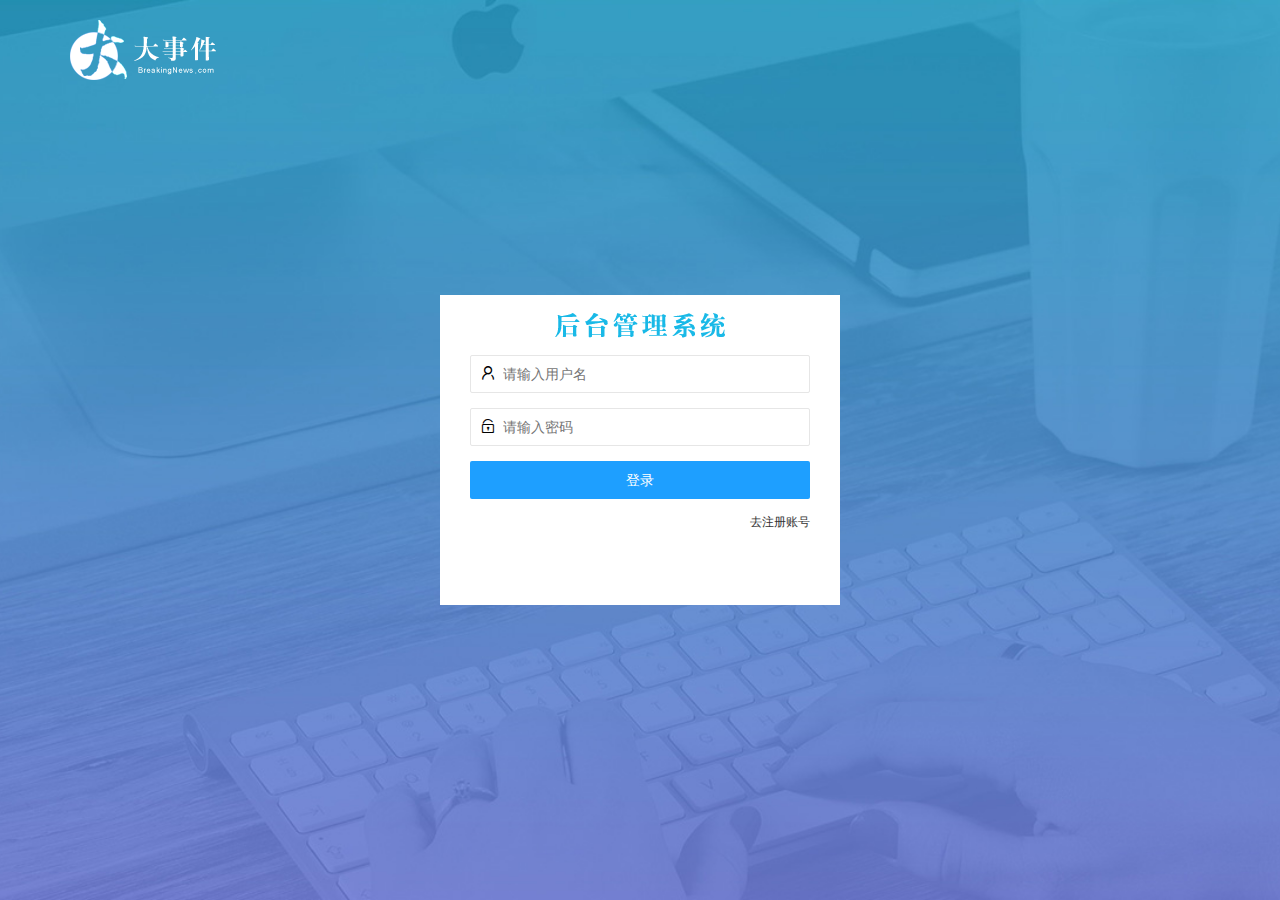
<file: login.html>
<!DOCTYPE html>
<html lang="en">
<head>
    <meta charset="UTF-8">
    <meta http-equiv="X-UA-Compatible" content="IE=edge">
    <meta name="viewport" content="width=device-width, initial-scale=1.0">
    <title>大事件-登录/注册</title>
    <!-- 引入 layUI 样式 -->
    <link rel="stylesheet" href="./assets-用得到的/lib/layui/css/layui.css">
    <!-- 引入自己的css样式表 -->
    <link rel="stylesheet" href="./assets-用得到的/css/login.css"/>
</head>
<body>
    <!-- 使用 layUI 创建版心 -->
    <div class="login layui-main">
        <img src="./assets-用得到的/images/logo.png
        " alt=""/>
    </div>
    <div class="loginAndReg">
        <div class="title-box">
        </div>
        <!-- 登录的div -->
        <div class="login-box">
            <!-- 从layUI里面去找表单  登录的表单-->
            <form class="layui-form" id="form_login">
                <!-- 请输入账号 -->
                <div class="layui-form-item">
                    <i class="layui-icon layui-icon-username"></i> 
                    <input type="text" name="username" required  lay-verify="required" placeholder="请输入用户名" autocomplete="off" class="layui-input">
                </div>
                <!-- 请输入密码 -->
                <div class="layui-form-item">
                    <i class="layui-icon layui-icon-password"></i> 
                    <input type="password" name="password" required lay-verify="required|psd" placeholder="请输入密码" autocomplete="off" class="layui-input">
                </div>
                <!-- 点击提交按钮 -->
                <div class="layui-form-item link">
                    <button class="layui-btn layui-btn-fluid  layui-btn-normal" lay-submit lay-filter="formDemo">登录</button>
                </div>
                <!-- 切换到去注册页面链接 -->
                <div class="layui-form-item link">
                    <a href="javaScript:;" id="link_reg">去注册账号</a>
                </div>
            </form>
        </div>
        <!-- 去注册的div -->
        <div class="reg-box" >
            <!-- 注册的表单 -->
            <form class="layui-form" id="form_reg">
                <!-- 请输入账号 -->
                <div class="layui-form-item">
                    <i class="layui-icon layui-icon-username"></i> 
                    <input type="text" name="username" required  lay-verify="required" placeholder="请输入用户名" autocomplete="off" class="layui-input">
                </div>
                <!-- 请输入密码 -->
                <div class="layui-form-item">
                    <i class="layui-icon layui-icon-password"></i> 
                    <input type="password" name="password" required  lay-verify="required" placeholder="请输入密码" autocomplete="off" class="layui-input">
                </div>
                <!-- 再次输入密码 -->
                <div class="layui-form-item">
                    <i class="layui-icon layui-icon-password"></i> 
                    <input type="password" name="repassword" required  lay-verify="required|repsd|psd" placeholder="再次确认密码" autocomplete="off" class="layui-input">
                </div>
                <!-- 点击注册按钮 -->
                <div class="layui-form-item link">
                    <button class="layui-btn layui-btn-fluid  layui-btn-normal" lay-submit lay-filter="formDemo">注册</button>
                </div>
                <!-- 切换到去登录页面链接 -->
                <div class="layui-form-item link">
                    <a href="javaScript:;" id="link_login">去登录</a>
                </div>
            </form>
        </div>

        
    </div>
    <!-- 引入layUI的 js 文件 ，来校验表单正则 -->
    <script src="./assets-用得到的/lib/layui/layui.all.js"></script>
    
    <!-- 引入 jquery 便于使用 -->
    <script src="./assets-用得到的/lib/jquery.js"></script>

    <!-- 引入修改的 ajaxPrefilter.options的 根路径的base.js -->
    <script src="./assets-用得到的/js/baseAPI.js"></script>
    
    <!-- 引入自己的js样式表 -->
    <script src="/assets-用得到的/js/login.js"></script>
</body>
</html>
</file>
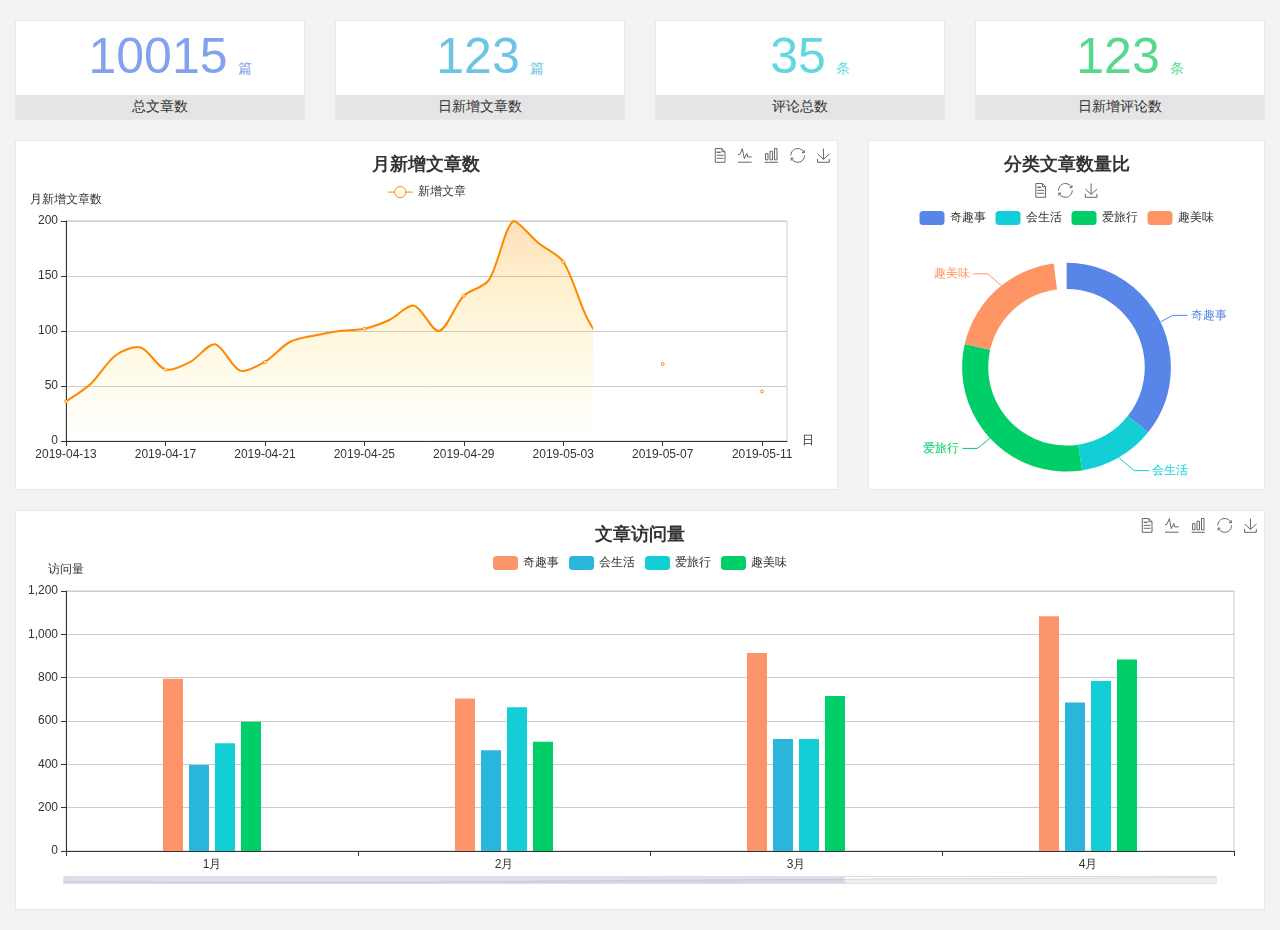
<file: home/dashboard.html>
<!DOCTYPE html>
<html lang="en">

<head>
  <meta charset="UTF-8">
  <meta name="viewport" content="width=device-width, initial-scale=1.0">
  <meta http-equiv="X-UA-Compatible" content="ie=edge">
  <title>图表统计</title>
  <link rel="stylesheet" href="../assets-用得到的/lib/bootstrap.css"/>
  <link rel="stylesheet" href="../assets-用得到的/lib/main.css" />
  <script src="../assets-用得到的/lib/jquery.js"></script>
  <script type="text/javascript" src="../assets-用得到的/lib/echarts.min.js"></script>
</head>

<body>
  <div class="container-fluid">
    <div class="row spannel_list">
      <div class="col-sm-3 col-xs-6">
        <div class="spannel">
          <em>10015</em><span>篇</span>
          <b>总文章数</b>
        </div>
      </div>
      <div class="col-sm-3 col-xs-6">
        <div class="spannel scolor01">
          <em>123</em><span>篇</span>
          <b>日新增文章数</b>
        </div>
      </div>
      <div class="col-sm-3 col-xs-6">
        <div class="spannel scolor02">
          <em>35</em><span>条</span>
          <b>评论总数</b>
        </div>
      </div>
      <div class="col-sm-3 col-xs-6">
        <div class="spannel scolor03">
          <em>123</em><span>条</span>
          <b>日新增评论数</b>
        </div>
      </div>
    </div>
  </div>

  <div class="container-fluid">
    <div class="row curve-pie">
      <div class="col-lg-8 col-md-8">
        <div class="gragh_pannel" id="curve_show"></div>
      </div>
      <div class="col-lg-4 col-md-4">
        <div class="gragh_pannel" id="pie_show"></div>
      </div>
    </div>
  </div>

  <div class="container-fluid">
    <div class="column_pannel" id="column_show"></div>
  </div>

  <script>
    var oChart = echarts.init(document.getElementById('curve_show'));
    var aList_all = [
      { 'count': 36, 'date': '2019-04-13' },
      { 'count': 52, 'date': '2019-04-14' },
      { 'count': 78, 'date': '2019-04-15' },
      { 'count': 85, 'date': '2019-04-16' },
      { 'count': 65, 'date': '2019-04-17' },
      { 'count': 72, 'date': '2019-04-18' },
      { 'count': 88, 'date': '2019-04-19' },
      { 'count': 64, 'date': '2019-04-20' },
      { 'count': 72, 'date': '2019-04-21' },
      { 'count': 90, 'date': '2019-04-22' },
      { 'count': 96, 'date': '2019-04-23' },
      { 'count': 100, 'date': '2019-04-24' },
      { 'count': 102, 'date': '2019-04-25' },
      { 'count': 110, 'date': '2019-04-26' },
      { 'count': 123, 'date': '2019-04-27' },
      { 'count': 100, 'date': '2019-04-28' },
      { 'count': 132, 'date': '2019-04-29' },
      { 'count': 146, 'date': '2019-04-30' },
      { 'count': 200, 'date': '2019-05-01' },
      { 'count': 180, 'date': '2019-05-02' },
      { 'count': 163, 'date': '2019-05-03' },
      { 'count': 110, 'date': '2019-05-04' },
      { 'count': 80, 'date': '2019-05-05' },
      { 'count': 82, 'date': '2019-05-06' },
      { 'count': 70, 'date': '2019-05-07' },
      { 'count': 65, 'date': '2019-05-08' },
      { 'count': 54, 'date': '2019-05-09' },
      { 'count': 40, 'date': '2019-05-10' },
      { 'count': 45, 'date': '2019-05-11' },
      { 'count': 38, 'date': '2019-05-12' },
    ];

    let aCount = [];
    let aDate = [];

    for (var i = 0; i < aList_all.length; i++) {
      aCount.push(aList_all[i].count);
      aDate.push(aList_all[i].date);
    }

    var chartopt = {
      title: {
        text: '月新增文章数',
        left: 'center',
        top: '10'
      },
      tooltip: {
        trigger: 'axis'
      },
      legend: {
        data: ['新增文章'],
        top: '40'
      },
      toolbox: {
        show: true,
        feature: {
          mark: { show: true },
          dataView: { show: true, readOnly: false },
          magicType: { show: true, type: ['line', 'bar'] },
          restore: { show: true },
          saveAsImage: { show: true }
        }
      },
      calculable: true,
      xAxis: [
        {
          name: '日',
          type: 'category',
          boundaryGap: false,
          data: aDate
        }
      ],
      yAxis: [
        {
          name: '月新增文章数',
          type: 'value'
        }
      ],
      series: [
        {
          name: '新增文章',
          type: 'line',
          smooth: true,
          itemStyle: { normal: { areaStyle: { type: 'default' }, color: '#f80' }, lineStyle: { color: '#f80' } },
          data: aCount
        }],
      areaStyle: {
        normal: {
          color: new echarts.graphic.LinearGradient(0, 0, 0, 1, [{
            offset: 0,
            color: 'rgba(255,136,0,0.39)'
          }, {
            offset: .34,
            color: 'rgba(255,180,0,0.25)'
          }, {
            offset: 1,
            color: 'rgba(255,222,0,0.00)'
          }])

        }
      },
      grid: {
        show: true,
        x: 50,
        x2: 50,
        y: 80,
        height: 220
      }
    };

    oChart.setOption(chartopt);


    var oPie = echarts.init(document.getElementById('pie_show'));
    var oPieopt =
    {
      title: {
        top: 10,
        text: '分类文章数量比',
        x: 'center'
      },
      tooltip: {
        trigger: 'item',
        formatter: "{a} <br/>{b} : {c} ({d}%)"
      },
      color: ['#5885e8', '#13cfd5', '#00ce68', '#ff9565'],
      legend: {
        x: 'center',
        top: 65,
        data: ['奇趣事', '会生活', '爱旅行', '趣美味']
      },
      toolbox: {
        show: true,
        x: 'center',
        top: 35,
        feature: {
          mark: { show: true },
          dataView: { show: true, readOnly: false },
          magicType: {
            show: true,
            type: ['pie', 'funnel'],
            option: {
              funnel: {
                x: '25%',
                width: '50%',
                funnelAlign: 'left',
                max: 1548
              }
            }
          },
          restore: { show: true },
          saveAsImage: { show: true }
        }
      },
      calculable: true,
      series: [
        {
          name: '访问来源',
          type: 'pie',
          radius: ['45%', '60%'],
          center: ['50%', '65%'],
          data: [
            { value: 300, name: '奇趣事' },
            { value: 100, name: '会生活' },
            { value: 260, name: '爱旅行' },
            { value: 180, name: '趣美味' }
          ]
        }
      ]
    };
    oPie.setOption(oPieopt);



    var oColumn = this.echarts.init(document.getElementById('column_show'));
    var oColumnopt =
    {
      title: {
        text: '文章访问量',
        left: 'center',
        top: '10'
      },
      tooltip: {
        trigger: 'axis'
      },
      legend: {
        data: ['奇趣事', '会生活', '爱旅行', '趣美味'],
        top: '40'
      },
      toolbox: {
        show: true,
        feature: {
          mark: { show: true },
          dataView: { show: true, readOnly: false },
          magicType: { show: true, type: ['line', 'bar'] },
          restore: { show: true },
          saveAsImage: { show: true }
        }
      },
      calculable: true,
      xAxis: [
        {
          type: 'category',
          data: ['1月', '2月', '3月', '4月', '5月']
        }
      ],
      yAxis: [
        {
          name: '访问量',
          type: 'value'
        }
      ],
      series: [
        {
          name: '奇趣事',
          type: 'bar',
          barWidth: 20,
          itemStyle: {
            normal: { areaStyle: { type: 'default' }, color: '#fd956a' }
          },
          data: [800, 708, 920, 1090, 1200]
        },
        {
          name: '会生活',
          type: 'bar',
          barWidth: 20,
          itemStyle: {
            normal: { areaStyle: { type: 'default' }, color: '#2bb6db' }
          },
          data: [400, 468, 520, 690, 800]
        },
        {
          name: '爱旅行',
          type: 'bar',
          barWidth: 20,
          itemStyle: {
            normal: { areaStyle: { type: 'default' }, color: '#13cfd5' }
          },
          data: [500, 668, 520, 790, 900]
        },
        {
          name: '趣美味',
          type: 'bar',
          barWidth: 20,
          itemStyle: {
            normal: { areaStyle: { type: 'default' }, color: '#00ce68' }
          },
          data: [600, 508, 720, 890, 1000]
        }
      ],
      grid: {
        show: true,
        x: 50,
        x2: 30,
        y: 80,
        height: 260
      },
      dataZoom: [//给x轴设置滚动条
        {
          start: 0,//默认为0
          end: 100 - 1000 / 31,//默认为100
          type: 'slider',
          show: true,
          xAxisIndex: [0],
          handleSize: 0,//滑动条的 左右2个滑动条的大小
          height: 8,//组件高度
          left: 45, //左边的距离
          right: 50,//右边的距离
          bottom: 26,//右边的距离
          handleColor: '#ddd',//h滑动图标的颜色
          handleStyle: {
            borderColor: "#cacaca",
            borderWidth: "1",
            shadowBlur: 2,
            background: "#ddd",
            shadowColor: "#ddd",
          }
        }]
    };
    oColumn.setOption(oColumnopt);
  </script>
</body>

</html>
</file>
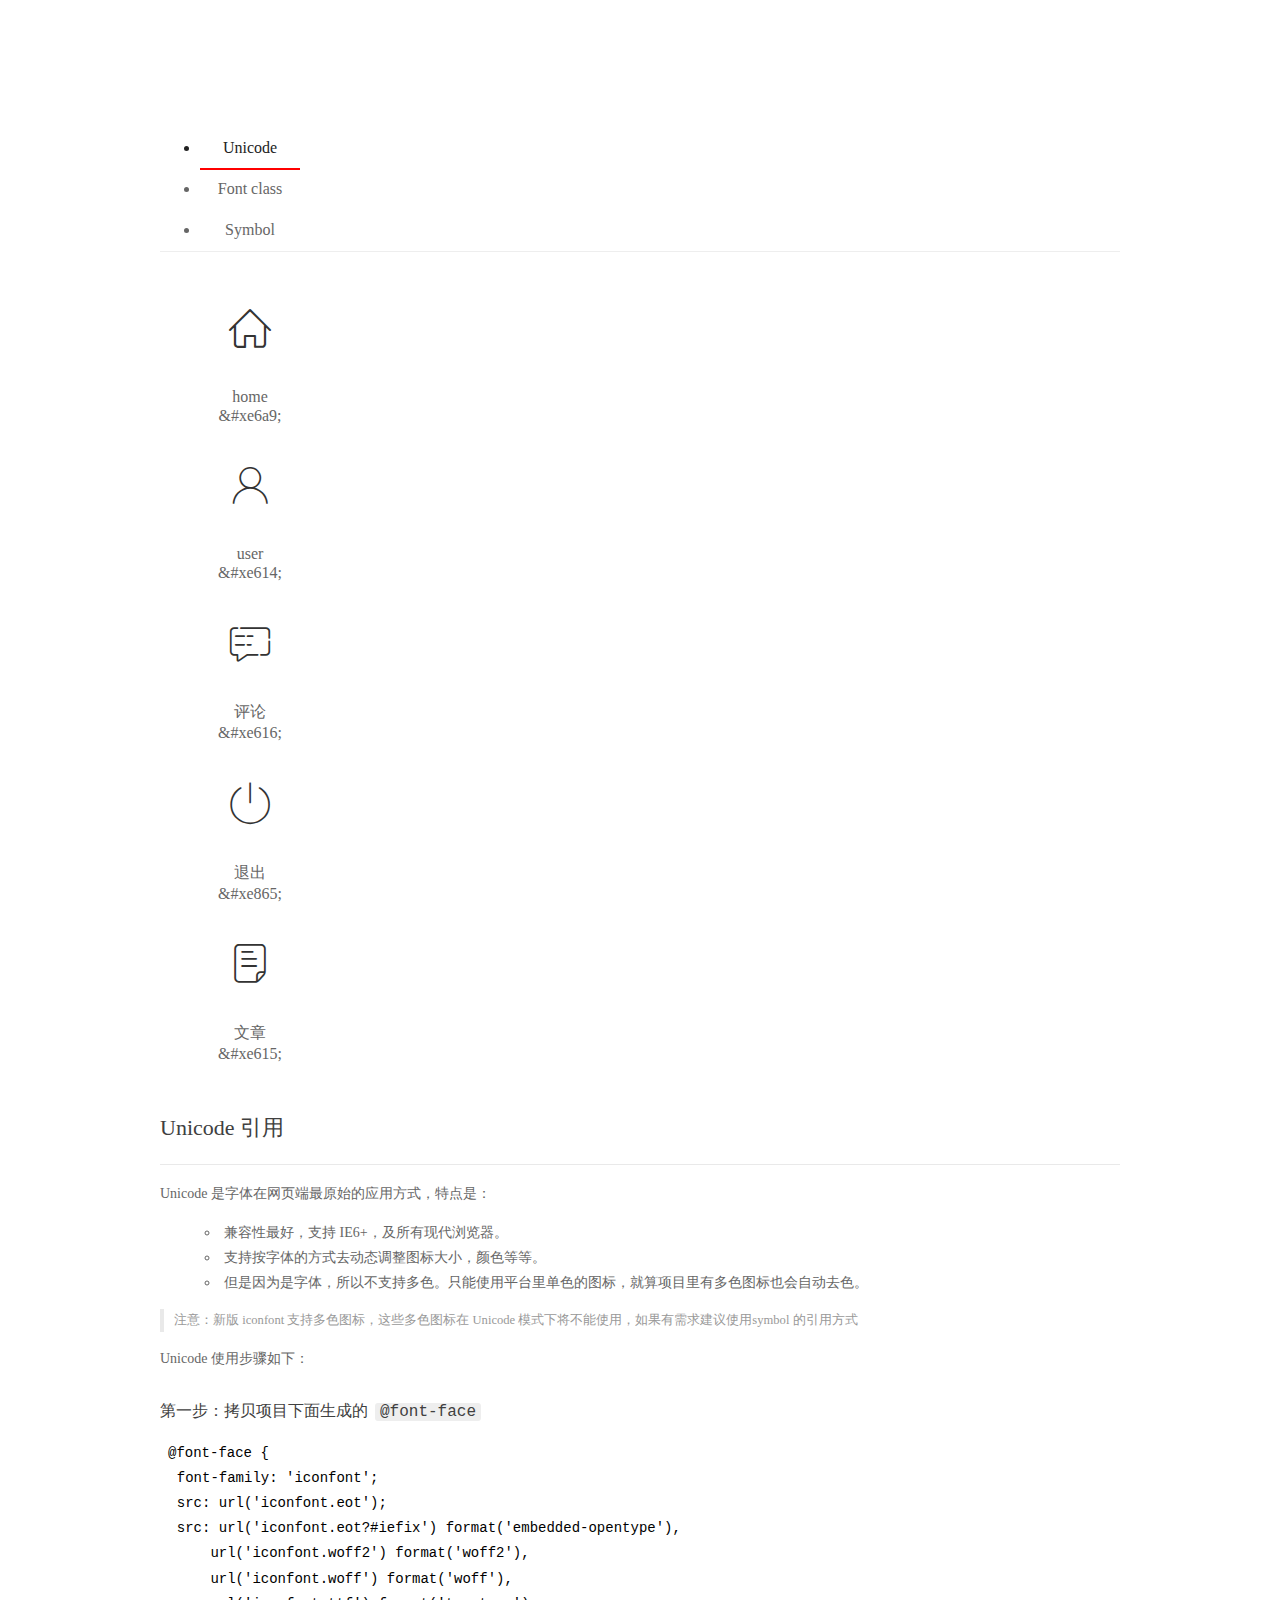
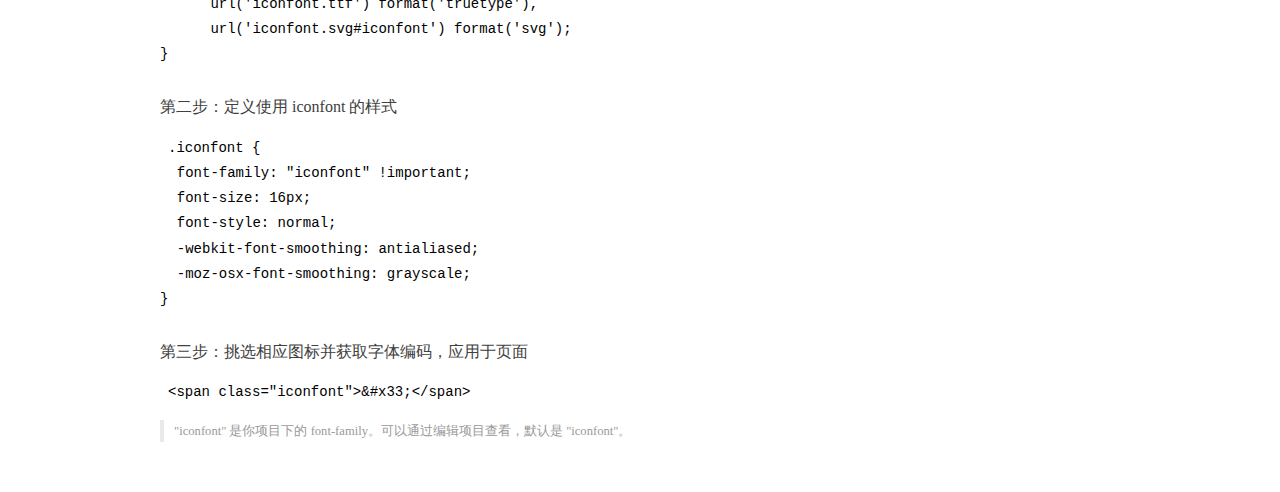
<file: assets-用得到的/fonts/demo_index.html>
<!DOCTYPE html>
<html>
<head>
  <meta charset="utf-8"/>
  <title>IconFont Demo</title>
  <link rel="shortcut icon" href="https://gtms04.alicdn.com/tps/i4/TB1_oz6GVXXXXaFXpXXJDFnIXXX-64-64.ico" type="image/x-icon"/>
  <link rel="stylesheet" href="https://g.alicdn.com/thx/cube/1.3.2/cube.min.css">
  <link rel="stylesheet" href="demo.css">
  <link rel="stylesheet" href="iconfont.css">
  <script src="iconfont.js"></script>
  <!-- jQuery -->
  <script src="https://a1.alicdn.com/oss/uploads/2018/12/26/7bfddb60-08e8-11e9-9b04-53e73bb6408b.js"></script>
  <!-- 代码高亮 -->
  <script src="https://a1.alicdn.com/oss/uploads/2018/12/26/a3f714d0-08e6-11e9-8a15-ebf944d7534c.js"></script>
</head>
<body>
  <div class="main">
    <h1 class="logo"><a href="https://www.iconfont.cn/" title="iconfont 首页" target="_blank">&#xe86b;</a></h1>
    <div class="nav-tabs">
      <ul id="tabs" class="dib-box">
        <li class="dib active"><span>Unicode</span></li>
        <li class="dib"><span>Font class</span></li>
        <li class="dib"><span>Symbol</span></li>
      </ul>
      
    </div>
    <div class="tab-container">
      <div class="content unicode" style="display: block;">
          <ul class="icon_lists dib-box">
          
            <li class="dib">
              <span class="icon iconfont">&#xe6a9;</span>
                <div class="name">home</div>
                <div class="code-name">&amp;#xe6a9;</div>
              </li>
          
            <li class="dib">
              <span class="icon iconfont">&#xe614;</span>
                <div class="name">user</div>
                <div class="code-name">&amp;#xe614;</div>
              </li>
          
            <li class="dib">
              <span class="icon iconfont">&#xe616;</span>
                <div class="name">评论</div>
                <div class="code-name">&amp;#xe616;</div>
              </li>
          
            <li class="dib">
              <span class="icon iconfont">&#xe865;</span>
                <div class="name">退出</div>
                <div class="code-name">&amp;#xe865;</div>
              </li>
          
            <li class="dib">
              <span class="icon iconfont">&#xe615;</span>
                <div class="name">文章</div>
                <div class="code-name">&amp;#xe615;</div>
              </li>
          
          </ul>
          <div class="article markdown">
          <h2 id="unicode-">Unicode 引用</h2>
          <hr>

          <p>Unicode 是字体在网页端最原始的应用方式，特点是：</p>
          <ul>
            <li>兼容性最好，支持 IE6+，及所有现代浏览器。</li>
            <li>支持按字体的方式去动态调整图标大小，颜色等等。</li>
            <li>但是因为是字体，所以不支持多色。只能使用平台里单色的图标，就算项目里有多色图标也会自动去色。</li>
          </ul>
          <blockquote>
            <p>注意：新版 iconfont 支持多色图标，这些多色图标在 Unicode 模式下将不能使用，如果有需求建议使用symbol 的引用方式</p>
          </blockquote>
          <p>Unicode 使用步骤如下：</p>
          <h3 id="-font-face">第一步：拷贝项目下面生成的 <code>@font-face</code></h3>
<pre><code class="language-css"
>@font-face {
  font-family: 'iconfont';
  src: url('iconfont.eot');
  src: url('iconfont.eot?#iefix') format('embedded-opentype'),
      url('iconfont.woff2') format('woff2'),
      url('iconfont.woff') format('woff'),
      url('iconfont.ttf') format('truetype'),
      url('iconfont.svg#iconfont') format('svg');
}
</code></pre>
          <h3 id="-iconfont-">第二步：定义使用 iconfont 的样式</h3>
<pre><code class="language-css"
>.iconfont {
  font-family: "iconfont" !important;
  font-size: 16px;
  font-style: normal;
  -webkit-font-smoothing: antialiased;
  -moz-osx-font-smoothing: grayscale;
}
</code></pre>
          <h3 id="-">第三步：挑选相应图标并获取字体编码，应用于页面</h3>
<pre>
<code class="language-html"
>&lt;span class="iconfont"&gt;&amp;#x33;&lt;/span&gt;
</code></pre>
          <blockquote>
            <p>"iconfont" 是你项目下的 font-family。可以通过编辑项目查看，默认是 "iconfont"。</p>
          </blockquote>
          </div>
      </div>
      <div class="content font-class">
        <ul class="icon_lists dib-box">
          
          <li class="dib">
            <span class="icon iconfont icon-home"></span>
            <div class="name">
              home
            </div>
            <div class="code-name">.icon-home
            </div>
          </li>
          
          <li class="dib">
            <span class="icon iconfont icon-user"></span>
            <div class="name">
              user
            </div>
            <div class="code-name">.icon-user
            </div>
          </li>
          
          <li class="dib">
            <span class="icon iconfont icon-pinglun"></span>
            <div class="name">
              评论
            </div>
            <div class="code-name">.icon-pinglun
            </div>
          </li>
          
          <li class="dib">
            <span class="icon iconfont icon-tuichu"></span>
            <div class="name">
              退出
            </div>
            <div class="code-name">.icon-tuichu
            </div>
          </li>
          
          <li class="dib">
            <span class="icon iconfont icon-16"></span>
            <div class="name">
              文章
            </div>
            <div class="code-name">.icon-16
            </div>
          </li>
          
        </ul>
        <div class="article markdown">
        <h2 id="font-class-">font-class 引用</h2>
        <hr>

        <p>font-class 是 Unicode 使用方式的一种变种，主要是解决 Unicode 书写不直观，语意不明确的问题。</p>
        <p>与 Unicode 使用方式相比，具有如下特点：</p>
        <ul>
          <li>兼容性良好，支持 IE8+，及所有现代浏览器。</li>
          <li>相比于 Unicode 语意明确，书写更直观。可以很容易分辨这个 icon 是什么。</li>
          <li>因为使用 class 来定义图标，所以当要替换图标时，只需要修改 class 里面的 Unicode 引用。</li>
          <li>不过因为本质上还是使用的字体，所以多色图标还是不支持的。</li>
        </ul>
        <p>使用步骤如下：</p>
        <h3 id="-fontclass-">第一步：引入项目下面生成的 fontclass 代码：</h3>
<pre><code class="language-html">&lt;link rel="stylesheet" href="./iconfont.css"&gt;
</code></pre>
        <h3 id="-">第二步：挑选相应图标并获取类名，应用于页面：</h3>
<pre><code class="language-html">&lt;span class="iconfont icon-xxx"&gt;&lt;/span&gt;
</code></pre>
        <blockquote>
          <p>"
            iconfont" 是你项目下的 font-family。可以通过编辑项目查看，默认是 "iconfont"。</p>
        </blockquote>
      </div>
      </div>
      <div class="content symbol">
          <ul class="icon_lists dib-box">
          
            <li class="dib">
                <svg class="icon svg-icon" aria-hidden="true">
                  <use xlink:href="#icon-home"></use>
                </svg>
                <div class="name">home</div>
                <div class="code-name">#icon-home</div>
            </li>
          
            <li class="dib">
                <svg class="icon svg-icon" aria-hidden="true">
                  <use xlink:href="#icon-user"></use>
                </svg>
                <div class="name">user</div>
                <div class="code-name">#icon-user</div>
            </li>
          
            <li class="dib">
                <svg class="icon svg-icon" aria-hidden="true">
                  <use xlink:href="#icon-pinglun"></use>
                </svg>
                <div class="name">评论</div>
                <div class="code-name">#icon-pinglun</div>
            </li>
          
            <li class="dib">
                <svg class="icon svg-icon" aria-hidden="true">
                  <use xlink:href="#icon-tuichu"></use>
                </svg>
                <div class="name">退出</div>
                <div class="code-name">#icon-tuichu</div>
            </li>
          
            <li class="dib">
                <svg class="icon svg-icon" aria-hidden="true">
                  <use xlink:href="#icon-16"></use>
                </svg>
                <div class="name">文章</div>
                <div class="code-name">#icon-16</div>
            </li>
          
          </ul>
          <div class="article markdown">
          <h2 id="symbol-">Symbol 引用</h2>
          <hr>

          <p>这是一种全新的使用方式，应该说这才是未来的主流，也是平台目前推荐的用法。相关介绍可以参考这篇<a href="">文章</a>
            这种用法其实是做了一个 SVG 的集合，与另外两种相比具有如下特点：</p>
          <ul>
            <li>支持多色图标了，不再受单色限制。</li>
            <li>通过一些技巧，支持像字体那样，通过 <code>font-size</code>, <code>color</code> 来调整样式。</li>
            <li>兼容性较差，支持 IE9+，及现代浏览器。</li>
            <li>浏览器渲染 SVG 的性能一般，还不如 png。</li>
          </ul>
          <p>使用步骤如下：</p>
          <h3 id="-symbol-">第一步：引入项目下面生成的 symbol 代码：</h3>
<pre><code class="language-html">&lt;script src="./iconfont.js"&gt;&lt;/script&gt;
</code></pre>
          <h3 id="-css-">第二步：加入通用 CSS 代码（引入一次就行）：</h3>
<pre><code class="language-html">&lt;style&gt;
.icon {
  width: 1em;
  height: 1em;
  vertical-align: -0.15em;
  fill: currentColor;
  overflow: hidden;
}
&lt;/style&gt;
</code></pre>
          <h3 id="-">第三步：挑选相应图标并获取类名，应用于页面：</h3>
<pre><code class="language-html">&lt;svg class="icon" aria-hidden="true"&gt;
  &lt;use xlink:href="#icon-xxx"&gt;&lt;/use&gt;
&lt;/svg&gt;
</code></pre>
          </div>
      </div>

    </div>
  </div>
  <script>
  $(document).ready(function () {
      $('.tab-container .content:first').show()

      $('#tabs li').click(function (e) {
        var tabContent = $('.tab-container .content')
        var index = $(this).index()

        if ($(this).hasClass('active')) {
          return
        } else {
          $('#tabs li').removeClass('active')
          $(this).addClass('active')

          tabContent.hide().eq(index).fadeIn()
        }
      })
    })
  </script>
</body>
</html>
</file>
<file: assets-用得到的/lib/layui/css/layui.css>
/** layui-v2.5.5 MIT License By https://www.layui.com */
 .layui-inline,img{display:inline-block;vertical-align:middle}h1,h2,h3,h4,h5,h6{font-weight:400}.layui-edge,.layui-header,.layui-inline,.layui-main{position:relative}.layui-body,.layui-edge,.layui-elip{overflow:hidden}.layui-btn,.layui-edge,.layui-inline,img{vertical-align:middle}.layui-btn,.layui-disabled,.layui-icon,.layui-unselect{-moz-user-select:none;-webkit-user-select:none;-ms-user-select:none}.layui-elip,.layui-form-checkbox span,.layui-form-pane .layui-form-label{text-overflow:ellipsis;white-space:nowrap}.layui-breadcrumb,.layui-tree-btnGroup{visibility:hidden}blockquote,body,button,dd,div,dl,dt,form,h1,h2,h3,h4,h5,h6,input,li,ol,p,pre,td,textarea,th,ul{margin:0;padding:0;-webkit-tap-highlight-color:rgba(0,0,0,0)}a:active,a:hover{outline:0}img{border:none}li{list-style:none}table{border-collapse:collapse;border-spacing:0}h4,h5,h6{font-size:100%}button,input,optgroup,option,select,textarea{font-family:inherit;font-size:inherit;font-style:inherit;font-weight:inherit;outline:0}pre{white-space:pre-wrap;white-space:-moz-pre-wrap;white-space:-pre-wrap;white-space:-o-pre-wrap;word-wrap:break-word}body{line-height:24px;font:14px Helvetica Neue,Helvetica,PingFang SC,Tahoma,Arial,sans-serif}hr{height:1px;margin:10px 0;border:0;clear:both}a{color:#333;text-decoration:none}a:hover{color:#777}a cite{font-style:normal;*cursor:pointer}.layui-border-box,.layui-border-box *{box-sizing:border-box}.layui-box,.layui-box *{box-sizing:content-box}.layui-clear{clear:both;*zoom:1}.layui-clear:after{content:'\20';clear:both;*zoom:1;display:block;height:0}.layui-inline{*display:inline;*zoom:1}.layui-edge{display:inline-block;width:0;height:0;border-width:6px;border-style:dashed;border-color:transparent}.layui-edge-top{top:-4px;border-bottom-color:#999;border-bottom-style:solid}.layui-edge-right{border-left-color:#999;border-left-style:solid}.layui-edge-bottom{top:2px;border-top-color:#999;border-top-style:solid}.layui-edge-left{border-right-color:#999;border-right-style:solid}.layui-disabled,.layui-disabled:hover{color:#d2d2d2!important;cursor:not-allowed!important}.layui-circle{border-radius:100%}.layui-show{display:block!important}.layui-hide{display:none!important}@font-face{font-family:layui-icon;src:url(../font/iconfont.eot?v=250);src:url(../font/iconfont.eot?v=250#iefix) format('embedded-opentype'),url(../font/iconfont.woff2?v=250) format('woff2'),url(../font/iconfont.woff?v=250) format('woff'),url(../font/iconfont.ttf?v=250) format('truetype'),url(../font/iconfont.svg?v=250#layui-icon) format('svg')}.layui-icon{font-family:layui-icon!important;font-size:16px;font-style:normal;-webkit-font-smoothing:antialiased;-moz-osx-font-smoothing:grayscale}.layui-icon-reply-fill:before{content:"\e611"}.layui-icon-set-fill:before{content:"\e614"}.layui-icon-menu-fill:before{content:"\e60f"}.layui-icon-search:before{content:"\e615"}.layui-icon-share:before{content:"\e641"}.layui-icon-set-sm:before{content:"\e620"}.layui-icon-engine:before{content:"\e628"}.layui-icon-close:before{content:"\1006"}.layui-icon-close-fill:before{content:"\1007"}.layui-icon-chart-screen:before{content:"\e629"}.layui-icon-star:before{content:"\e600"}.layui-icon-circle-dot:before{content:"\e617"}.layui-icon-chat:before{content:"\e606"}.layui-icon-release:before{content:"\e609"}.layui-icon-list:before{content:"\e60a"}.layui-icon-chart:before{content:"\e62c"}.layui-icon-ok-circle:before{content:"\1005"}.layui-icon-layim-theme:before{content:"\e61b"}.layui-icon-table:before{content:"\e62d"}.layui-icon-right:before{content:"\e602"}.layui-icon-left:before{content:"\e603"}.layui-icon-cart-simple:before{content:"\e698"}.layui-icon-face-cry:before{content:"\e69c"}.layui-icon-face-smile:before{content:"\e6af"}.layui-icon-survey:before{content:"\e6b2"}.layui-icon-tree:before{content:"\e62e"}.layui-icon-upload-circle:before{content:"\e62f"}.layui-icon-add-circle:before{content:"\e61f"}.layui-icon-download-circle:before{content:"\e601"}.layui-icon-templeate-1:before{content:"\e630"}.layui-icon-util:before{content:"\e631"}.layui-icon-face-surprised:before{content:"\e664"}.layui-icon-edit:before{content:"\e642"}.layui-icon-speaker:before{content:"\e645"}.layui-icon-down:before{content:"\e61a"}.layui-icon-file:before{content:"\e621"}.layui-icon-layouts:before{content:"\e632"}.layui-icon-rate-half:before{content:"\e6c9"}.layui-icon-add-circle-fine:before{content:"\e608"}.layui-icon-prev-circle:before{content:"\e633"}.layui-icon-read:before{content:"\e705"}.layui-icon-404:before{content:"\e61c"}.layui-icon-carousel:before{content:"\e634"}.layui-icon-help:before{content:"\e607"}.layui-icon-code-circle:before{content:"\e635"}.layui-icon-water:before{content:"\e636"}.layui-icon-username:before{content:"\e66f"}.layui-icon-find-fill:before{content:"\e670"}.layui-icon-about:before{content:"\e60b"}.layui-icon-location:before{content:"\e715"}.layui-icon-up:before{content:"\e619"}.layui-icon-pause:before{content:"\e651"}.layui-icon-date:before{content:"\e637"}.layui-icon-layim-uploadfile:before{content:"\e61d"}.layui-icon-delete:before{content:"\e640"}.layui-icon-play:before{content:"\e652"}.layui-icon-top:before{content:"\e604"}.layui-icon-friends:before{content:"\e612"}.layui-icon-refresh-3:before{content:"\e9aa"}.layui-icon-ok:before{content:"\e605"}.layui-icon-layer:before{content:"\e638"}.layui-icon-face-smile-fine:before{content:"\e60c"}.layui-icon-dollar:before{content:"\e659"}.layui-icon-group:before{content:"\e613"}.layui-icon-layim-download:before{content:"\e61e"}.layui-icon-picture-fine:before{content:"\e60d"}.layui-icon-link:before{content:"\e64c"}.layui-icon-diamond:before{content:"\e735"}.layui-icon-log:before{content:"\e60e"}.layui-icon-rate-solid:before{content:"\e67a"}.layui-icon-fonts-del:before{content:"\e64f"}.layui-icon-unlink:before{content:"\e64d"}.layui-icon-fonts-clear:before{content:"\e639"}.layui-icon-triangle-r:before{content:"\e623"}.layui-icon-circle:before{content:"\e63f"}.layui-icon-radio:before{content:"\e643"}.layui-icon-align-center:before{content:"\e647"}.layui-icon-align-right:before{content:"\e648"}.layui-icon-align-left:before{content:"\e649"}.layui-icon-loading-1:before{content:"\e63e"}.layui-icon-return:before{content:"\e65c"}.layui-icon-fonts-strong:before{content:"\e62b"}.layui-icon-upload:before{content:"\e67c"}.layui-icon-dialogue:before{content:"\e63a"}.layui-icon-video:before{content:"\e6ed"}.layui-icon-headset:before{content:"\e6fc"}.layui-icon-cellphone-fine:before{content:"\e63b"}.layui-icon-add-1:before{content:"\e654"}.layui-icon-face-smile-b:before{content:"\e650"}.layui-icon-fonts-html:before{content:"\e64b"}.layui-icon-form:before{content:"\e63c"}.layui-icon-cart:before{content:"\e657"}.layui-icon-camera-fill:before{content:"\e65d"}.layui-icon-tabs:before{content:"\e62a"}.layui-icon-fonts-code:before{content:"\e64e"}.layui-icon-fire:before{content:"\e756"}.layui-icon-set:before{content:"\e716"}.layui-icon-fonts-u:before{content:"\e646"}.layui-icon-triangle-d:before{content:"\e625"}.layui-icon-tips:before{content:"\e702"}.layui-icon-picture:before{content:"\e64a"}.layui-icon-more-vertical:before{content:"\e671"}.layui-icon-flag:before{content:"\e66c"}.layui-icon-loading:before{content:"\e63d"}.layui-icon-fonts-i:before{content:"\e644"}.layui-icon-refresh-1:before{content:"\e666"}.layui-icon-rmb:before{content:"\e65e"}.layui-icon-home:before{content:"\e68e"}.layui-icon-user:before{content:"\e770"}.layui-icon-notice:before{content:"\e667"}.layui-icon-login-weibo:before{content:"\e675"}.layui-icon-voice:before{content:"\e688"}.layui-icon-upload-drag:before{content:"\e681"}.layui-icon-login-qq:before{content:"\e676"}.layui-icon-snowflake:before{content:"\e6b1"}.layui-icon-file-b:before{content:"\e655"}.layui-icon-template:before{content:"\e663"}.layui-icon-auz:before{content:"\e672"}.layui-icon-console:before{content:"\e665"}.layui-icon-app:before{content:"\e653"}.layui-icon-prev:before{content:"\e65a"}.layui-icon-website:before{content:"\e7ae"}.layui-icon-next:before{content:"\e65b"}.layui-icon-component:before{content:"\e857"}.layui-icon-more:before{content:"\e65f"}.layui-icon-login-wechat:before{content:"\e677"}.layui-icon-shrink-right:before{content:"\e668"}.layui-icon-spread-left:before{content:"\e66b"}.layui-icon-camera:before{content:"\e660"}.layui-icon-note:before{content:"\e66e"}.layui-icon-refresh:before{content:"\e669"}.layui-icon-female:before{content:"\e661"}.layui-icon-male:before{content:"\e662"}.layui-icon-password:before{content:"\e673"}.layui-icon-senior:before{content:"\e674"}.layui-icon-theme:before{content:"\e66a"}.layui-icon-tread:before{content:"\e6c5"}.layui-icon-praise:before{content:"\e6c6"}.layui-icon-star-fill:before{content:"\e658"}.layui-icon-rate:before{content:"\e67b"}.layui-icon-template-1:before{content:"\e656"}.layui-icon-vercode:before{content:"\e679"}.layui-icon-cellphone:before{content:"\e678"}.layui-icon-screen-full:before{content:"\e622"}.layui-icon-screen-restore:before{content:"\e758"}.layui-icon-cols:before{content:"\e610"}.layui-icon-export:before{content:"\e67d"}.layui-icon-print:before{content:"\e66d"}.layui-icon-slider:before{content:"\e714"}.layui-icon-addition:before{content:"\e624"}.layui-icon-subtraction:before{content:"\e67e"}.layui-icon-service:before{content:"\e626"}.layui-icon-transfer:before{content:"\e691"}.layui-main{width:1140px;margin:0 auto}.layui-header{z-index:1000;height:60px}.layui-header a:hover{transition:all .5s;-webkit-transition:all .5s}.layui-side{position:fixed;left:0;top:0;bottom:0;z-index:999;width:200px;overflow-x:hidden}.layui-side-scroll{position:relative;width:220px;height:100%;overflow-x:hidden}.layui-body{position:absolute;left:200px;right:0;top:0;bottom:0;z-index:998;width:auto;overflow-y:auto;box-sizing:border-box}.layui-layout-body{overflow:hidden}.layui-layout-admin .layui-header{background-color:#23262E}.layui-layout-admin .layui-side{top:60px;width:200px;overflow-x:hidden}.layui-layout-admin .layui-body{position:fixed;top:60px;bottom:44px}.layui-layout-admin .layui-main{width:auto;margin:0 15px}.layui-layout-admin .layui-footer{position:fixed;left:200px;right:0;bottom:0;height:44px;line-height:44px;padding:0 15px;background-color:#eee}.layui-layout-admin .layui-logo{position:absolute;left:0;top:0;width:200px;height:100%;line-height:60px;text-align:center;color:#009688;font-size:16px}.layui-layout-admin .layui-header .layui-nav{background:0 0}.layui-layout-left{position:absolute!important;left:200px;top:0}.layui-layout-right{position:absolute!important;right:0;top:0}.layui-container{position:relative;margin:0 auto;padding:0 15px;box-sizing:border-box}.layui-fluid{position:relative;margin:0 auto;padding:0 15px}.layui-row:after,.layui-row:before{content:'';display:block;clear:both}.layui-col-lg1,.layui-col-lg10,.layui-col-lg11,.layui-col-lg12,.layui-col-lg2,.layui-col-lg3,.layui-col-lg4,.layui-col-lg5,.layui-col-lg6,.layui-col-lg7,.layui-col-lg8,.layui-col-lg9,.layui-col-md1,.layui-col-md10,.layui-col-md11,.layui-col-md12,.layui-col-md2,.layui-col-md3,.layui-col-md4,.layui-col-md5,.layui-col-md6,.layui-col-md7,.layui-col-md8,.layui-col-md9,.layui-col-sm1,.layui-col-sm10,.layui-col-sm11,.layui-col-sm12,.layui-col-sm2,.layui-col-sm3,.layui-col-sm4,.layui-col-sm5,.layui-col-sm6,.layui-col-sm7,.layui-col-sm8,.layui-col-sm9,.layui-col-xs1,.layui-col-xs10,.layui-col-xs11,.layui-col-xs12,.layui-col-xs2,.layui-col-xs3,.layui-col-xs4,.layui-col-xs5,.layui-col-xs6,.layui-col-xs7,.layui-col-xs8,.layui-col-xs9{position:relative;display:block;box-sizing:border-box}.layui-col-xs1,.layui-col-xs10,.layui-col-xs11,.layui-col-xs12,.layui-col-xs2,.layui-col-xs3,.layui-col-xs4,.layui-col-xs5,.layui-col-xs6,.layui-col-xs7,.layui-col-xs8,.layui-col-xs9{float:left}.layui-col-xs1{width:8.33333333%}.layui-col-xs2{width:16.66666667%}.layui-col-xs3{width:25%}.layui-col-xs4{width:33.33333333%}.layui-col-xs5{width:41.66666667%}.layui-col-xs6{width:50%}.layui-col-xs7{width:58.33333333%}.layui-col-xs8{width:66.66666667%}.layui-col-xs9{width:75%}.layui-col-xs10{width:83.33333333%}.layui-col-xs11{width:91.66666667%}.layui-col-xs12{width:100%}.layui-col-xs-offset1{margin-left:8.33333333%}.layui-col-xs-offset2{margin-left:16.66666667%}.layui-col-xs-offset3{margin-left:25%}.layui-col-xs-offset4{margin-left:33.33333333%}.layui-col-xs-offset5{margin-left:41.66666667%}.layui-col-xs-offset6{margin-left:50%}.layui-col-xs-offset7{margin-left:58.33333333%}.layui-col-xs-offset8{margin-left:66.66666667%}.layui-col-xs-offset9{margin-left:75%}.layui-col-xs-offset10{margin-left:83.33333333%}.layui-col-xs-offset11{margin-left:91.66666667%}.layui-col-xs-offset12{margin-left:100%}@media screen and (max-width:768px){.layui-hide-xs{display:none!important}.layui-show-xs-block{display:block!important}.layui-show-xs-inline{display:inline!important}.layui-show-xs-inline-block{display:inline-block!important}}@media screen and (min-width:768px){.layui-container{width:750px}.layui-hide-sm{display:none!important}.layui-show-sm-block{display:block!important}.layui-show-sm-inline{display:inline!important}.layui-show-sm-inline-block{display:inline-block!important}.layui-col-sm1,.layui-col-sm10,.layui-col-sm11,.layui-col-sm12,.layui-col-sm2,.layui-col-sm3,.layui-col-sm4,.layui-col-sm5,.layui-col-sm6,.layui-col-sm7,.layui-col-sm8,.layui-col-sm9{float:left}.layui-col-sm1{width:8.33333333%}.layui-col-sm2{width:16.66666667%}.layui-col-sm3{width:25%}.layui-col-sm4{width:33.33333333%}.layui-col-sm5{width:41.66666667%}.layui-col-sm6{width:50%}.layui-col-sm7{width:58.33333333%}.layui-col-sm8{width:66.66666667%}.layui-col-sm9{width:75%}.layui-col-sm10{width:83.33333333%}.layui-col-sm11{width:91.66666667%}.layui-col-sm12{width:100%}.layui-col-sm-offset1{margin-left:8.33333333%}.layui-col-sm-offset2{margin-left:16.66666667%}.layui-col-sm-offset3{margin-left:25%}.layui-col-sm-offset4{margin-left:33.33333333%}.layui-col-sm-offset5{margin-left:41.66666667%}.layui-col-sm-offset6{margin-left:50%}.layui-col-sm-offset7{margin-left:58.33333333%}.layui-col-sm-offset8{margin-left:66.66666667%}.layui-col-sm-offset9{margin-left:75%}.layui-col-sm-offset10{margin-left:83.33333333%}.layui-col-sm-offset11{margin-left:91.66666667%}.layui-col-sm-offset12{margin-left:100%}}@media screen and (min-width:992px){.layui-container{width:970px}.layui-hide-md{display:none!important}.layui-show-md-block{display:block!important}.layui-show-md-inline{display:inline!important}.layui-show-md-inline-block{display:inline-block!important}.layui-col-md1,.layui-col-md10,.layui-col-md11,.layui-col-md12,.layui-col-md2,.layui-col-md3,.layui-col-md4,.layui-col-md5,.layui-col-md6,.layui-col-md7,.layui-col-md8,.layui-col-md9{float:left}.layui-col-md1{width:8.33333333%}.layui-col-md2{width:16.66666667%}.layui-col-md3{width:25%}.layui-col-md4{width:33.33333333%}.layui-col-md5{width:41.66666667%}.layui-col-md6{width:50%}.layui-col-md7{width:58.33333333%}.layui-col-md8{width:66.66666667%}.layui-col-md9{width:75%}.layui-col-md10{width:83.33333333%}.layui-col-md11{width:91.66666667%}.layui-col-md12{width:100%}.layui-col-md-offset1{margin-left:8.33333333%}.layui-col-md-offset2{margin-left:16.66666667%}.layui-col-md-offset3{margin-left:25%}.layui-col-md-offset4{margin-left:33.33333333%}.layui-col-md-offset5{margin-left:41.66666667%}.layui-col-md-offset6{margin-left:50%}.layui-col-md-offset7{margin-left:58.33333333%}.layui-col-md-offset8{margin-left:66.66666667%}.layui-col-md-offset9{margin-left:75%}.layui-col-md-offset10{margin-left:83.33333333%}.layui-col-md-offset11{margin-left:91.66666667%}.layui-col-md-offset12{margin-left:100%}}@media screen and (min-width:1200px){.layui-container{width:1170px}.layui-hide-lg{display:none!important}.layui-show-lg-block{display:block!important}.layui-show-lg-inline{display:inline!important}.layui-show-lg-inline-block{display:inline-block!important}.layui-col-lg1,.layui-col-lg10,.layui-col-lg11,.layui-col-lg12,.layui-col-lg2,.layui-col-lg3,.layui-col-lg4,.layui-col-lg5,.layui-col-lg6,.layui-col-lg7,.layui-col-lg8,.layui-col-lg9{float:left}.layui-col-lg1{width:8.33333333%}.layui-col-lg2{width:16.66666667%}.layui-col-lg3{width:25%}.layui-col-lg4{width:33.33333333%}.layui-col-lg5{width:41.66666667%}.layui-col-lg6{width:50%}.layui-col-lg7{width:58.33333333%}.layui-col-lg8{width:66.66666667%}.layui-col-lg9{width:75%}.layui-col-lg10{width:83.33333333%}.layui-col-lg11{width:91.66666667%}.layui-col-lg12{width:100%}.layui-col-lg-offset1{margin-left:8.33333333%}.layui-col-lg-offset2{margin-left:16.66666667%}.layui-col-lg-offset3{margin-left:25%}.layui-col-lg-offset4{margin-left:33.33333333%}.layui-col-lg-offset5{margin-left:41.66666667%}.layui-col-lg-offset6{margin-left:50%}.layui-col-lg-offset7{margin-left:58.33333333%}.layui-col-lg-offset8{margin-left:66.66666667%}.layui-col-lg-offset9{margin-left:75%}.layui-col-lg-offset10{margin-left:83.33333333%}.layui-col-lg-offset11{margin-left:91.66666667%}.layui-col-lg-offset12{margin-left:100%}}.layui-col-space1{margin:-.5px}.layui-col-space1>*{padding:.5px}.layui-col-space3{margin:-1.5px}.layui-col-space3>*{padding:1.5px}.layui-col-space5{margin:-2.5px}.layui-col-space5>*{padding:2.5px}.layui-col-space8{margin:-3.5px}.layui-col-space8>*{padding:3.5px}.layui-col-space10{margin:-5px}.layui-col-space10>*{padding:5px}.layui-col-space12{margin:-6px}.layui-col-space12>*{padding:6px}.layui-col-space15{margin:-7.5px}.layui-col-space15>*{padding:7.5px}.layui-col-space18{margin:-9px}.layui-col-space18>*{padding:9px}.layui-col-space20{margin:-10px}.layui-col-space20>*{padding:10px}.layui-col-space22{margin:-11px}.layui-col-space22>*{padding:11px}.layui-col-space25{margin:-12.5px}.layui-col-space25>*{padding:12.5px}.layui-col-space30{margin:-15px}.layui-col-space30>*{padding:15px}.layui-btn,.layui-input,.layui-select,.layui-textarea,.layui-upload-button{outline:0;-webkit-appearance:none;transition:all .3s;-webkit-transition:all .3s;box-sizing:border-box}.layui-elem-quote{margin-bottom:10px;padding:15px;line-height:22px;border-left:5px solid #009688;border-radius:0 2px 2px 0;background-color:#f2f2f2}.layui-quote-nm{border-style:solid;border-width:1px 1px 1px 5px;background:0 0}.layui-elem-field{margin-bottom:10px;padding:0;border-width:1px;border-style:solid}.layui-elem-field legend{margin-left:20px;padding:0 10px;font-size:20px;font-weight:300}.layui-field-title{margin:10px 0 20px;border-width:1px 0 0}.layui-field-box{padding:10px 15px}.layui-field-title .layui-field-box{padding:10px 0}.layui-progress{position:relative;height:6px;border-radius:20px;background-color:#e2e2e2}.layui-progress-bar{position:absolute;left:0;top:0;width:0;max-width:100%;height:6px;border-radius:20px;text-align:right;background-color:#5FB878;transition:all .3s;-webkit-transition:all .3s}.layui-progress-big,.layui-progress-big .layui-progress-bar{height:18px;line-height:18px}.layui-progress-text{position:relative;top:-20px;line-height:18px;font-size:12px;color:#666}.layui-progress-big .layui-progress-text{position:static;padding:0 10px;color:#fff}.layui-collapse{border-width:1px;border-style:solid;border-radius:2px}.layui-colla-content,.layui-colla-item{border-top-width:1px;border-top-style:solid}.layui-colla-item:first-child{border-top:none}.layui-colla-title{position:relative;height:42px;line-height:42px;padding:0 15px 0 35px;color:#333;background-color:#f2f2f2;cursor:pointer;font-size:14px;overflow:hidden}.layui-colla-content{display:none;padding:10px 15px;line-height:22px;color:#666}.layui-colla-icon{position:absolute;left:15px;top:0;font-size:14px}.layui-card{margin-bottom:15px;border-radius:2px;background-color:#fff;box-shadow:0 1px 2px 0 rgba(0,0,0,.05)}.layui-card:last-child{margin-bottom:0}.layui-card-header{position:relative;height:42px;line-height:42px;padding:0 15px;border-bottom:1px solid #f6f6f6;color:#333;border-radius:2px 2px 0 0;font-size:14px}.layui-bg-black,.layui-bg-blue,.layui-bg-cyan,.layui-bg-green,.layui-bg-orange,.layui-bg-red{color:#fff!important}.layui-card-body{position:relative;padding:10px 15px;line-height:24px}.layui-card-body[pad15]{padding:15px}.layui-card-body[pad20]{padding:20px}.layui-card-body .layui-table{margin:5px 0}.layui-card .layui-tab{margin:0}.layui-panel-window{position:relative;padding:15px;border-radius:0;border-top:5px solid #E6E6E6;background-color:#fff}.layui-auxiliar-moving{position:fixed;left:0;right:0;top:0;bottom:0;width:100%;height:100%;background:0 0;z-index:9999999999}.layui-form-label,.layui-form-mid,.layui-form-select,.layui-input-block,.layui-input-inline,.layui-textarea{position:relative}.layui-bg-red{background-color:#FF5722!important}.layui-bg-orange{background-color:#FFB800!important}.layui-bg-green{background-color:#009688!important}.layui-bg-cyan{background-color:#2F4056!important}.layui-bg-blue{background-color:#1E9FFF!important}.layui-bg-black{background-color:#393D49!important}.layui-bg-gray{background-color:#eee!important;color:#666!important}.layui-badge-rim,.layui-colla-content,.layui-colla-item,.layui-collapse,.layui-elem-field,.layui-form-pane .layui-form-item[pane],.layui-form-pane .layui-form-label,.layui-input,.layui-layedit,.layui-layedit-tool,.layui-quote-nm,.layui-select,.layui-tab-bar,.layui-tab-card,.layui-tab-title,.layui-tab-title .layui-this:after,.layui-textarea{border-color:#e6e6e6}.layui-timeline-item:before,hr{background-color:#e6e6e6}.layui-text{line-height:22px;font-size:14px;color:#666}.layui-text h1,.layui-text h2,.layui-text h3{font-weight:500;color:#333}.layui-text h1{font-size:30px}.layui-text h2{font-size:24px}.layui-text h3{font-size:18px}.layui-text a:not(.layui-btn){color:#01AAED}.layui-text a:not(.layui-btn):hover{text-decoration:underline}.layui-text ul{padding:5px 0 5px 15px}.layui-text ul li{margin-top:5px;list-style-type:disc}.layui-text em,.layui-word-aux{color:#999!important;padding:0 5px!important}.layui-btn{display:inline-block;height:38px;line-height:38px;padding:0 18px;background-color:#009688;color:#fff;white-space:nowrap;text-align:center;font-size:14px;border:none;border-radius:2px;cursor:pointer}.layui-btn:hover{opacity:.8;filter:alpha(opacity=80);color:#fff}.layui-btn:active{opacity:1;filter:alpha(opacity=100)}.layui-btn+.layui-btn{margin-left:10px}.layui-btn-container{font-size:0}.layui-btn-container .layui-btn{margin-right:10px;margin-bottom:10px}.layui-btn-container .layui-btn+.layui-btn{margin-left:0}.layui-table .layui-btn-container .layui-btn{margin-bottom:9px}.layui-btn-radius{border-radius:100px}.layui-btn .layui-icon{margin-right:3px;font-size:18px;vertical-align:bottom;vertical-align:middle\9}.layui-btn-primary{border:1px solid #C9C9C9;background-color:#fff;color:#555}.layui-btn-primary:hover{border-color:#009688;color:#333}.layui-btn-normal{background-color:#1E9FFF}.layui-btn-warm{background-color:#FFB800}.layui-btn-danger{background-color:#FF5722}.layui-btn-checked{background-color:#5FB878}.layui-btn-disabled,.layui-btn-disabled:active,.layui-btn-disabled:hover{border:1px solid #e6e6e6;background-color:#FBFBFB;color:#C9C9C9;cursor:not-allowed;opacity:1}.layui-btn-lg{height:44px;line-height:44px;padding:0 25px;font-size:16px}.layui-btn-sm{height:30px;line-height:30px;padding:0 10px;font-size:12px}.layui-btn-sm i{font-size:16px!important}.layui-btn-xs{height:22px;line-height:22px;padding:0 5px;font-size:12px}.layui-btn-xs i{font-size:14px!important}.layui-btn-group{display:inline-block;vertical-align:middle;font-size:0}.layui-btn-group .layui-btn{margin-left:0!important;margin-right:0!important;border-left:1px solid rgba(255,255,255,.5);border-radius:0}.layui-btn-group .layui-btn-primary{border-left:none}.layui-btn-group .layui-btn-primary:hover{border-color:#C9C9C9;color:#009688}.layui-btn-group .layui-btn:first-child{border-left:none;border-radius:2px 0 0 2px}.layui-btn-group .layui-btn-primary:first-child{border-left:1px solid #c9c9c9}.layui-btn-group .layui-btn:last-child{border-radius:0 2px 2px 0}.layui-btn-group .layui-btn+.layui-btn{margin-left:0}.layui-btn-group+.layui-btn-group{margin-left:10px}.layui-btn-fluid{width:100%}.layui-input,.layui-select,.layui-textarea{height:38px;line-height:1.3;line-height:38px\9;border-width:1px;border-style:solid;background-color:#fff;border-radius:2px}.layui-input::-webkit-input-placeholder,.layui-select::-webkit-input-placeholder,.layui-textarea::-webkit-input-placeholder{line-height:1.3}.layui-input,.layui-textarea{display:block;width:100%;padding-left:10px}.layui-input:hover,.layui-textarea:hover{border-color:#D2D2D2!important}.layui-input:focus,.layui-textarea:focus{border-color:#C9C9C9!important}.layui-textarea{min-height:100px;height:auto;line-height:20px;padding:6px 10px;resize:vertical}.layui-select{padding:0 10px}.layui-form input[type=checkbox],.layui-form input[type=radio],.layui-form select{display:none}.layui-form [lay-ignore]{display:initial}.layui-form-item{margin-bottom:15px;clear:both;*zoom:1}.layui-form-item:after{content:'\20';clear:both;*zoom:1;display:block;height:0}.layui-form-label{float:left;display:block;padding:9px 15px;width:80px;font-weight:400;line-height:20px;text-align:right}.layui-form-label-col{display:block;float:none;padding:9px 0;line-height:20px;text-align:left}.layui-form-item .layui-inline{margin-bottom:5px;margin-right:10px}.layui-input-block{margin-left:110px;min-height:36px}.layui-input-inline{display:inline-block;vertical-align:middle}.layui-form-item .layui-input-inline{float:left;width:190px;margin-right:10px}.layui-form-text .layui-input-inline{width:auto}.layui-form-mid{float:left;display:block;padding:9px 0!important;line-height:20px;margin-right:10px}.layui-form-danger+.layui-form-select .layui-input,.layui-form-danger:focus{border-color:#FF5722!important}.layui-form-select .layui-input{padding-right:30px;cursor:pointer}.layui-form-select .layui-edge{position:absolute;right:10px;top:50%;margin-top:-3px;cursor:pointer;border-width:6px;border-top-color:#c2c2c2;border-top-style:solid;transition:all .3s;-webkit-transition:all .3s}.layui-form-select dl{display:none;position:absolute;left:0;top:42px;padding:5px 0;z-index:899;min-width:100%;border:1px solid #d2d2d2;max-height:300px;overflow-y:auto;background-color:#fff;border-radius:2px;box-shadow:0 2px 4px rgba(0,0,0,.12);box-sizing:border-box}.layui-form-select dl dd,.layui-form-select dl dt{padding:0 10px;line-height:36px;white-space:nowrap;overflow:hidden;text-overflow:ellipsis}.layui-form-select dl dt{font-size:12px;color:#999}.layui-form-select dl dd{cursor:pointer}.layui-form-select dl dd:hover{background-color:#f2f2f2;-webkit-transition:.5s all;transition:.5s all}.layui-form-select .layui-select-group dd{padding-left:20px}.layui-form-select dl dd.layui-select-tips{padding-left:10px!important;color:#999}.layui-form-select dl dd.layui-this{background-color:#5FB878;color:#fff}.layui-form-checkbox,.layui-form-select dl dd.layui-disabled{background-color:#fff}.layui-form-selected dl{display:block}.layui-form-checkbox,.layui-form-checkbox *,.layui-form-switch{display:inline-block;vertical-align:middle}.layui-form-selected .layui-edge{margin-top:-9px;-webkit-transform:rotate(180deg);transform:rotate(180deg);margin-top:-3px\9}:root .layui-form-selected .layui-edge{margin-top:-9px\0/IE9}.layui-form-selectup dl{top:auto;bottom:42px}.layui-select-none{margin:5px 0;text-align:center;color:#999}.layui-select-disabled .layui-disabled{border-color:#eee!important}.layui-select-disabled .layui-edge{border-top-color:#d2d2d2}.layui-form-checkbox{position:relative;height:30px;line-height:30px;margin-right:10px;padding-right:30px;cursor:pointer;font-size:0;-webkit-transition:.1s linear;transition:.1s linear;box-sizing:border-box}.layui-form-checkbox span{padding:0 10px;height:100%;font-size:14px;border-radius:2px 0 0 2px;background-color:#d2d2d2;color:#fff;overflow:hidden}.layui-form-checkbox:hover span{background-color:#c2c2c2}.layui-form-checkbox i{position:absolute;right:0;top:0;width:30px;height:28px;border:1px solid #d2d2d2;border-left:none;border-radius:0 2px 2px 0;color:#fff;font-size:20px;text-align:center}.layui-form-checkbox:hover i{border-color:#c2c2c2;color:#c2c2c2}.layui-form-checked,.layui-form-checked:hover{border-color:#5FB878}.layui-form-checked span,.layui-form-checked:hover span{background-color:#5FB878}.layui-form-checked i,.layui-form-checked:hover i{color:#5FB878}.layui-form-item .layui-form-checkbox{margin-top:4px}.layui-form-checkbox[lay-skin=primary]{height:auto!important;line-height:normal!important;min-width:18px;min-height:18px;border:none!important;margin-right:0;padding-left:28px;padding-right:0;background:0 0}.layui-form-checkbox[lay-skin=primary] span{padding-left:0;padding-right:15px;line-height:18px;background:0 0;color:#666}.layui-form-checkbox[lay-skin=primary] i{right:auto;left:0;width:16px;height:16px;line-height:16px;border:1px solid #d2d2d2;font-size:12px;border-radius:2px;background-color:#fff;-webkit-transition:.1s linear;transition:.1s linear}.layui-form-checkbox[lay-skin=primary]:hover i{border-color:#5FB878;color:#fff}.layui-form-checked[lay-skin=primary] i{border-color:#5FB878!important;background-color:#5FB878;color:#fff}.layui-checkbox-disbaled[lay-skin=primary] span{background:0 0!important;color:#c2c2c2}.layui-checkbox-disbaled[lay-skin=primary]:hover i{border-color:#d2d2d2}.layui-form-item .layui-form-checkbox[lay-skin=primary]{margin-top:10px}.layui-form-switch{position:relative;height:22px;line-height:22px;min-width:35px;padding:0 5px;margin-top:8px;border:1px solid #d2d2d2;border-radius:20px;cursor:pointer;background-color:#fff;-webkit-transition:.1s linear;transition:.1s linear}.layui-form-switch i{position:absolute;left:5px;top:3px;width:16px;height:16px;border-radius:20px;background-color:#d2d2d2;-webkit-transition:.1s linear;transition:.1s linear}.layui-form-switch em{position:relative;top:0;width:25px;margin-left:21px;padding:0!important;text-align:center!important;color:#999!important;font-style:normal!important;font-size:12px}.layui-form-onswitch{border-color:#5FB878;background-color:#5FB878}.layui-checkbox-disbaled,.layui-checkbox-disbaled i{border-color:#e2e2e2!important}.layui-form-onswitch i{left:100%;margin-left:-21px;background-color:#fff}.layui-form-onswitch em{margin-left:5px;margin-right:21px;color:#fff!important}.layui-checkbox-disbaled span{background-color:#e2e2e2!important}.layui-checkbox-disbaled:hover i{color:#fff!important}[lay-radio]{display:none}.layui-form-radio,.layui-form-radio *{display:inline-block;vertical-align:middle}.layui-form-radio{line-height:28px;margin:6px 10px 0 0;padding-right:10px;cursor:pointer;font-size:0}.layui-form-radio *{font-size:14px}.layui-form-radio>i{margin-right:8px;font-size:22px;color:#c2c2c2}.layui-form-radio>i:hover,.layui-form-radioed>i{color:#5FB878}.layui-radio-disbaled>i{color:#e2e2e2!important}.layui-form-pane .layui-form-label{width:110px;padding:8px 15px;height:38px;line-height:20px;border-width:1px;border-style:solid;border-radius:2px 0 0 2px;text-align:center;background-color:#FBFBFB;overflow:hidden;box-sizing:border-box}.layui-form-pane .layui-input-inline{margin-left:-1px}.layui-form-pane .layui-input-block{margin-left:110px;left:-1px}.layui-form-pane .layui-input{border-radius:0 2px 2px 0}.layui-form-pane .layui-form-text .layui-form-label{float:none;width:100%;border-radius:2px;box-sizing:border-box;text-align:left}.layui-form-pane .layui-form-text .layui-input-inline{display:block;margin:0;top:-1px;clear:both}.layui-form-pane .layui-form-text .layui-input-block{margin:0;left:0;top:-1px}.layui-form-pane .layui-form-text .layui-textarea{min-height:100px;border-radius:0 0 2px 2px}.layui-form-pane .layui-form-checkbox{margin:4px 0 4px 10px}.layui-form-pane .layui-form-radio,.layui-form-pane .layui-form-switch{margin-top:6px;margin-left:10px}.layui-form-pane .layui-form-item[pane]{position:relative;border-width:1px;border-style:solid}.layui-form-pane .layui-form-item[pane] .layui-form-label{position:absolute;left:0;top:0;height:100%;border-width:0 1px 0 0}.layui-form-pane .layui-form-item[pane] .layui-input-inline{margin-left:110px}@media screen and (max-width:450px){.layui-form-item .layui-form-label{text-overflow:ellipsis;overflow:hidden;white-space:nowrap}.layui-form-item .layui-inline{display:block;margin-right:0;margin-bottom:20px;clear:both}.layui-form-item .layui-inline:after{content:'\20';clear:both;display:block;height:0}.layui-form-item .layui-input-inline{display:block;float:none;left:-3px;width:auto;margin:0 0 10px 112px}.layui-form-item .layui-input-inline+.layui-form-mid{margin-left:110px;top:-5px;padding:0}.layui-form-item .layui-form-checkbox{margin-right:5px;margin-bottom:5px}}.layui-layedit{border-width:1px;border-style:solid;border-radius:2px}.layui-layedit-tool{padding:3px 5px;border-bottom-width:1px;border-bottom-style:solid;font-size:0}.layedit-tool-fixed{position:fixed;top:0;border-top:1px solid #e2e2e2}.layui-layedit-tool .layedit-tool-mid,.layui-layedit-tool .layui-icon{display:inline-block;vertical-align:middle;text-align:center;font-size:14px}.layui-layedit-tool .layui-icon{position:relative;width:32px;height:30px;line-height:30px;margin:3px 5px;color:#777;cursor:pointer;border-radius:2px}.layui-layedit-tool .layui-icon:hover{color:#393D49}.layui-layedit-tool .layui-icon:active{color:#000}.layui-layedit-tool .layedit-tool-active{background-color:#e2e2e2;color:#000}.layui-layedit-tool .layui-disabled,.layui-layedit-tool .layui-disabled:hover{color:#d2d2d2;cursor:not-allowed}.layui-layedit-tool .layedit-tool-mid{width:1px;height:18px;margin:0 10px;background-color:#d2d2d2}.layedit-tool-html{width:50px!important;font-size:30px!important}.layedit-tool-b,.layedit-tool-code,.layedit-tool-help{font-size:16px!important}.layedit-tool-d,.layedit-tool-face,.layedit-tool-image,.layedit-tool-unlink{font-size:18px!important}.layedit-tool-image input{position:absolute;font-size:0;left:0;top:0;width:100%;height:100%;opacity:.01;filter:Alpha(opacity=1);cursor:pointer}.layui-layedit-iframe iframe{display:block;width:100%}#LAY_layedit_code{overflow:hidden}.layui-laypage{display:inline-block;*display:inline;*zoom:1;vertical-align:middle;margin:10px 0;font-size:0}.layui-laypage>a:first-child,.layui-laypage>a:first-child em{border-radius:2px 0 0 2px}.layui-laypage>a:last-child,.layui-laypage>a:last-child em{border-radius:0 2px 2px 0}.layui-laypage>:first-child{margin-left:0!important}.layui-laypage>:last-child{margin-right:0!important}.layui-laypage a,.layui-laypage button,.layui-laypage input,.layui-laypage select,.layui-laypage span{border:1px solid #e2e2e2}.layui-laypage a,.layui-laypage span{display:inline-block;*display:inline;*zoom:1;vertical-align:middle;padding:0 15px;height:28px;line-height:28px;margin:0 -1px 5px 0;background-color:#fff;color:#333;font-size:12px}.layui-flow-more a *,.layui-laypage input,.layui-table-view select[lay-ignore]{display:inline-block}.layui-laypage a:hover{color:#009688}.layui-laypage em{font-style:normal}.layui-laypage .layui-laypage-spr{color:#999;font-weight:700}.layui-laypage a{text-decoration:none}.layui-laypage .layui-laypage-curr{position:relative}.layui-laypage .layui-laypage-curr em{position:relative;color:#fff}.layui-laypage .layui-laypage-curr .layui-laypage-em{position:absolute;left:-1px;top:-1px;padding:1px;width:100%;height:100%;background-color:#009688}.layui-laypage-em{border-radius:2px}.layui-laypage-next em,.layui-laypage-prev em{font-family:Sim sun;font-size:16px}.layui-laypage .layui-laypage-count,.layui-laypage .layui-laypage-limits,.layui-laypage .layui-laypage-refresh,.layui-laypage .layui-laypage-skip{margin-left:10px;margin-right:10px;padding:0;border:none}.layui-laypage .layui-laypage-limits,.layui-laypage .layui-laypage-refresh{vertical-align:top}.layui-laypage .layui-laypage-refresh i{font-size:18px;cursor:pointer}.layui-laypage select{height:22px;padding:3px;border-radius:2px;cursor:pointer}.layui-laypage .layui-laypage-skip{height:30px;line-height:30px;color:#999}.layui-laypage button,.layui-laypage input{height:30px;line-height:30px;border-radius:2px;vertical-align:top;background-color:#fff;box-sizing:border-box}.layui-laypage input{width:40px;margin:0 10px;padding:0 3px;text-align:center}.layui-laypage input:focus,.layui-laypage select:focus{border-color:#009688!important}.layui-laypage button{margin-left:10px;padding:0 10px;cursor:pointer}.layui-table,.layui-table-view{margin:10px 0}.layui-flow-more{margin:10px 0;text-align:center;color:#999;font-size:14px}.layui-flow-more a{height:32px;line-height:32px}.layui-flow-more a *{vertical-align:top}.layui-flow-more a cite{padding:0 20px;border-radius:3px;background-color:#eee;color:#333;font-style:normal}.layui-flow-more a cite:hover{opacity:.8}.layui-flow-more a i{font-size:30px;color:#737383}.layui-table{width:100%;background-color:#fff;color:#666}.layui-table tr{transition:all .3s;-webkit-transition:all .3s}.layui-table th{text-align:left;font-weight:400}.layui-table tbody tr:hover,.layui-table thead tr,.layui-table-click,.layui-table-header,.layui-table-hover,.layui-table-mend,.layui-table-patch,.layui-table-tool,.layui-table-total,.layui-table-total tr,.layui-table[lay-even] tr:nth-child(even){background-color:#f2f2f2}.layui-table td,.layui-table th,.layui-table-col-set,.layui-table-fixed-r,.layui-table-grid-down,.layui-table-header,.layui-table-page,.layui-table-tips-main,.layui-table-tool,.layui-table-total,.layui-table-view,.layui-table[lay-skin=line],.layui-table[lay-skin=row]{border-width:1px;border-style:solid;border-color:#e6e6e6}.layui-table td,.layui-table th{position:relative;padding:9px 15px;min-height:20px;line-height:20px;font-size:14px}.layui-table[lay-skin=line] td,.layui-table[lay-skin=line] th{border-width:0 0 1px}.layui-table[lay-skin=row] td,.layui-table[lay-skin=row] th{border-width:0 1px 0 0}.layui-table[lay-skin=nob] td,.layui-table[lay-skin=nob] th{border:none}.layui-table img{max-width:100px}.layui-table[lay-size=lg] td,.layui-table[lay-size=lg] th{padding:15px 30px}.layui-table-view .layui-table[lay-size=lg] .layui-table-cell{height:40px;line-height:40px}.layui-table[lay-size=sm] td,.layui-table[lay-size=sm] th{font-size:12px;padding:5px 10px}.layui-table-view .layui-table[lay-size=sm] .layui-table-cell{height:20px;line-height:20px}.layui-table[lay-data]{display:none}.layui-table-box{position:relative;overflow:hidden}.layui-table-view .layui-table{position:relative;width:auto;margin:0}.layui-table-view .layui-table[lay-skin=line]{border-width:0 1px 0 0}.layui-table-view .layui-table[lay-skin=row]{border-width:0 0 1px}.layui-table-view .layui-table td,.layui-table-view .layui-table th{padding:5px 0;border-top:none;border-left:none}.layui-table-view .layui-table th.layui-unselect .layui-table-cell span{cursor:pointer}.layui-table-view .layui-table td{cursor:default}.layui-table-view .layui-table td[data-edit=text]{cursor:text}.layui-table-view .layui-form-checkbox[lay-skin=primary] i{width:18px;height:18px}.layui-table-view .layui-form-radio{line-height:0;padding:0}.layui-table-view .layui-form-radio>i{margin:0;font-size:20px}.layui-table-init{position:absolute;left:0;top:0;width:100%;height:100%;text-align:center;z-index:110}.layui-table-init .layui-icon{position:absolute;left:50%;top:50%;margin:-15px 0 0 -15px;font-size:30px;color:#c2c2c2}.layui-table-header{border-width:0 0 1px;overflow:hidden}.layui-table-header .layui-table{margin-bottom:-1px}.layui-table-tool .layui-inline[lay-event]{position:relative;width:26px;height:26px;padding:5px;line-height:16px;margin-right:10px;text-align:center;color:#333;border:1px solid #ccc;cursor:pointer;-webkit-transition:.5s all;transition:.5s all}.layui-table-tool .layui-inline[lay-event]:hover{border:1px solid #999}.layui-table-tool-temp{padding-right:120px}.layui-table-tool-self{position:absolute;right:17px;top:10px}.layui-table-tool .layui-table-tool-self .layui-inline[lay-event]{margin:0 0 0 10px}.layui-table-tool-panel{position:absolute;top:29px;left:-1px;padding:5px 0;min-width:150px;min-height:40px;border:1px solid #d2d2d2;text-align:left;overflow-y:auto;background-color:#fff;box-shadow:0 2px 4px rgba(0,0,0,.12)}.layui-table-cell,.layui-table-tool-panel li{overflow:hidden;text-overflow:ellipsis;white-space:nowrap}.layui-table-tool-panel li{padding:0 10px;line-height:30px;-webkit-transition:.5s all;transition:.5s all}.layui-table-tool-panel li .layui-form-checkbox[lay-skin=primary]{width:100%;padding-left:28px}.layui-table-tool-panel li:hover{background-color:#f2f2f2}.layui-table-tool-panel li .layui-form-checkbox[lay-skin=primary] i{position:absolute;left:0;top:0}.layui-table-tool-panel li .layui-form-checkbox[lay-skin=primary] span{padding:0}.layui-table-tool .layui-table-tool-self .layui-table-tool-panel{left:auto;right:-1px}.layui-table-col-set{position:absolute;right:0;top:0;width:20px;height:100%;border-width:0 0 0 1px;background-color:#fff}.layui-table-sort{width:10px;height:20px;margin-left:5px;cursor:pointer!important}.layui-table-sort .layui-edge{position:absolute;left:5px;border-width:5px}.layui-table-sort .layui-table-sort-asc{top:3px;border-top:none;border-bottom-style:solid;border-bottom-color:#b2b2b2}.layui-table-sort .layui-table-sort-asc:hover{border-bottom-color:#666}.layui-table-sort .layui-table-sort-desc{bottom:5px;border-bottom:none;border-top-style:solid;border-top-color:#b2b2b2}.layui-table-sort .layui-table-sort-desc:hover{border-top-color:#666}.layui-table-sort[lay-sort=asc] .layui-table-sort-asc{border-bottom-color:#000}.layui-table-sort[lay-sort=desc] .layui-table-sort-desc{border-top-color:#000}.layui-table-cell{height:28px;line-height:28px;padding:0 15px;position:relative;box-sizing:border-box}.layui-table-cell .layui-form-checkbox[lay-skin=primary]{top:-1px;padding:0}.layui-table-cell .layui-table-link{color:#01AAED}.laytable-cell-checkbox,.laytable-cell-numbers,.laytable-cell-radio,.laytable-cell-space{padding:0;text-align:center}.layui-table-body{position:relative;overflow:auto;margin-right:-1px;margin-bottom:-1px}.layui-table-body .layui-none{line-height:26px;padding:15px;text-align:center;color:#999}.layui-table-fixed{position:absolute;left:0;top:0;z-index:101}.layui-table-fixed .layui-table-body{overflow:hidden}.layui-table-fixed-l{box-shadow:0 -1px 8px rgba(0,0,0,.08)}.layui-table-fixed-r{left:auto;right:-1px;border-width:0 0 0 1px;box-shadow:-1px 0 8px rgba(0,0,0,.08)}.layui-table-fixed-r .layui-table-header{position:relative;overflow:visible}.layui-table-mend{position:absolute;right:-49px;top:0;height:100%;width:50px}.layui-table-tool{position:relative;z-index:890;width:100%;min-height:50px;line-height:30px;padding:10px 15px;border-width:0 0 1px}.layui-table-tool .layui-btn-container{margin-bottom:-10px}.layui-table-page,.layui-table-total{border-width:1px 0 0;margin-bottom:-1px;overflow:hidden}.layui-table-page{position:relative;width:100%;padding:7px 7px 0;height:41px;font-size:12px;white-space:nowrap}.layui-table-page>div{height:26px}.layui-table-page .layui-laypage{margin:0}.layui-table-page .layui-laypage a,.layui-table-page .layui-laypage span{height:26px;line-height:26px;margin-bottom:10px;border:none;background:0 0}.layui-table-page .layui-laypage a,.layui-table-page .layui-laypage span.layui-laypage-curr{padding:0 12px}.layui-table-page .layui-laypage span{margin-left:0;padding:0}.layui-table-page .layui-laypage .layui-laypage-prev{margin-left:-7px!important}.layui-table-page .layui-laypage .layui-laypage-curr .layui-laypage-em{left:0;top:0;padding:0}.layui-table-page .layui-laypage button,.layui-table-page .layui-laypage input{height:26px;line-height:26px}.layui-table-page .layui-laypage input{width:40px}.layui-table-page .layui-laypage button{padding:0 10px}.layui-table-page select{height:18px}.layui-table-patch .layui-table-cell{padding:0;width:30px}.layui-table-edit{position:absolute;left:0;top:0;width:100%;height:100%;padding:0 14px 1px;border-radius:0;box-shadow:1px 1px 20px rgba(0,0,0,.15)}.layui-table-edit:focus{border-color:#5FB878!important}select.layui-table-edit{padding:0 0 0 10px;border-color:#C9C9C9}.layui-table-view .layui-form-checkbox,.layui-table-view .layui-form-radio,.layui-table-view .layui-form-switch{top:0;margin:0;box-sizing:content-box}.layui-table-view .layui-form-checkbox{top:-1px;height:26px;line-height:26px}.layui-table-view .layui-form-checkbox i{height:26px}.layui-table-grid .layui-table-cell{overflow:visible}.layui-table-grid-down{position:absolute;top:0;right:0;width:26px;height:100%;padding:5px 0;border-width:0 0 0 1px;text-align:center;background-color:#fff;color:#999;cursor:pointer}.layui-table-grid-down .layui-icon{position:absolute;top:50%;left:50%;margin:-8px 0 0 -8px}.layui-table-grid-down:hover{background-color:#fbfbfb}body .layui-table-tips .layui-layer-content{background:0 0;padding:0;box-shadow:0 1px 6px rgba(0,0,0,.12)}.layui-table-tips-main{margin:-44px 0 0 -1px;max-height:150px;padding:8px 15px;font-size:14px;overflow-y:scroll;background-color:#fff;color:#666}.layui-table-tips-c{position:absolute;right:-3px;top:-13px;width:20px;height:20px;padding:3px;cursor:pointer;background-color:#666;border-radius:50%;color:#fff}.layui-table-tips-c:hover{background-color:#777}.layui-table-tips-c:before{position:relative;right:-2px}.layui-upload-file{display:none!important;opacity:.01;filter:Alpha(opacity=1)}.layui-upload-drag,.layui-upload-form,.layui-upload-wrap{display:inline-block}.layui-upload-list{margin:10px 0}.layui-upload-choose{padding:0 10px;color:#999}.layui-upload-drag{position:relative;padding:30px;border:1px dashed #e2e2e2;background-color:#fff;text-align:center;cursor:pointer;color:#999}.layui-upload-drag .layui-icon{font-size:50px;color:#009688}.layui-upload-drag[lay-over]{border-color:#009688}.layui-upload-iframe{position:absolute;width:0;height:0;border:0;visibility:hidden}.layui-upload-wrap{position:relative;vertical-align:middle}.layui-upload-wrap .layui-upload-file{display:block!important;position:absolute;left:0;top:0;z-index:10;font-size:100px;width:100%;height:100%;opacity:.01;filter:Alpha(opacity=1);cursor:pointer}.layui-transfer-active,.layui-transfer-box{display:inline-block;vertical-align:middle}.layui-transfer-box,.layui-transfer-header,.layui-transfer-search{border-width:0;border-style:solid;border-color:#e6e6e6}.layui-transfer-box{position:relative;border-width:1px;width:200px;height:360px;border-radius:2px;background-color:#fff}.layui-transfer-box .layui-form-checkbox{width:100%;margin:0!important}.layui-transfer-header{height:38px;line-height:38px;padding:0 10px;border-bottom-width:1px}.layui-transfer-search{position:relative;padding:10px;border-bottom-width:1px}.layui-transfer-search .layui-input{height:32px;padding-left:30px;font-size:12px}.layui-transfer-search .layui-icon-search{position:absolute;left:20px;top:50%;margin-top:-8px;color:#666}.layui-transfer-active{margin:0 15px}.layui-transfer-active .layui-btn{display:block;margin:0;padding:0 15px;background-color:#5FB878;border-color:#5FB878;color:#fff}.layui-transfer-active .layui-btn-disabled{background-color:#FBFBFB;border-color:#e6e6e6;color:#C9C9C9}.layui-transfer-active .layui-btn:first-child{margin-bottom:15px}.layui-transfer-active .layui-btn .layui-icon{margin:0;font-size:14px!important}.layui-transfer-data{padding:5px 0;overflow:auto}.layui-transfer-data li{height:32px;line-height:32px;padding:0 10px}.layui-transfer-data li:hover{background-color:#f2f2f2;transition:.5s all}.layui-transfer-data .layui-none{padding:15px 10px;text-align:center;color:#999}.layui-nav{position:relative;padding:0 20px;background-color:#393D49;color:#fff;border-radius:2px;font-size:0;box-sizing:border-box}.layui-nav *{font-size:14px}.layui-nav .layui-nav-item{position:relative;display:inline-block;*display:inline;*zoom:1;vertical-align:middle;line-height:60px}.layui-nav .layui-nav-item a{display:block;padding:0 20px;color:#fff;color:rgba(255,255,255,.7);transition:all .3s;-webkit-transition:all .3s}.layui-nav .layui-this:after,.layui-nav-bar,.layui-nav-tree .layui-nav-itemed:after{position:absolute;left:0;top:0;width:0;height:5px;background-color:#5FB878;transition:all .2s;-webkit-transition:all .2s}.layui-nav-bar{z-index:1000}.layui-nav .layui-nav-item a:hover,.layui-nav .layui-this a{color:#fff}.layui-nav .layui-this:after{content:'';top:auto;bottom:0;width:100%}.layui-nav-img{width:30px;height:30px;margin-right:10px;border-radius:50%}.layui-nav .layui-nav-more{content:'';width:0;height:0;border-style:solid dashed dashed;border-color:#fff transparent transparent;overflow:hidden;cursor:pointer;transition:all .2s;-webkit-transition:all .2s;position:absolute;top:50%;right:3px;margin-top:-3px;border-width:6px;border-top-color:rgba(255,255,255,.7)}.layui-nav .layui-nav-mored,.layui-nav-itemed>a .layui-nav-more{margin-top:-9px;border-style:dashed dashed solid;border-color:transparent transparent #fff}.layui-nav-child{display:none;position:absolute;left:0;top:65px;min-width:100%;line-height:36px;padding:5px 0;box-shadow:0 2px 4px rgba(0,0,0,.12);border:1px solid #d2d2d2;background-color:#fff;z-index:100;border-radius:2px;white-space:nowrap}.layui-nav .layui-nav-child a{color:#333}.layui-nav .layui-nav-child a:hover{background-color:#f2f2f2;color:#000}.layui-nav-child dd{position:relative}.layui-nav .layui-nav-child dd.layui-this a,.layui-nav-child dd.layui-this{background-color:#5FB878;color:#fff}.layui-nav-child dd.layui-this:after{display:none}.layui-nav-tree{width:200px;padding:0}.layui-nav-tree .layui-nav-item{display:block;width:100%;line-height:45px}.layui-nav-tree .layui-nav-item a{position:relative;height:45px;line-height:45px;text-overflow:ellipsis;overflow:hidden;white-space:nowrap}.layui-nav-tree .layui-nav-item a:hover{background-color:#4E5465}.layui-nav-tree .layui-nav-bar{width:5px;height:0;background-color:#009688}.layui-nav-tree .layui-nav-child dd.layui-this,.layui-nav-tree .layui-nav-child dd.layui-this a,.layui-nav-tree .layui-this,.layui-nav-tree .layui-this>a,.layui-nav-tree .layui-this>a:hover{background-color:#009688;color:#fff}.layui-nav-tree .layui-this:after{display:none}.layui-nav-itemed>a,.layui-nav-tree .layui-nav-title a,.layui-nav-tree .layui-nav-title a:hover{color:#fff!important}.layui-nav-tree .layui-nav-child{position:relative;z-index:0;top:0;border:none;box-shadow:none}.layui-nav-tree .layui-nav-child a{height:40px;line-height:40px;color:#fff;color:rgba(255,255,255,.7)}.layui-nav-tree .layui-nav-child,.layui-nav-tree .layui-nav-child a:hover{background:0 0;color:#fff}.layui-nav-tree .layui-nav-more{right:10px}.layui-nav-itemed>.layui-nav-child{display:block;padding:0;background-color:rgba(0,0,0,.3)!important}.layui-nav-itemed>.layui-nav-child>.layui-this>.layui-nav-child{display:block}.layui-nav-side{position:fixed;top:0;bottom:0;left:0;overflow-x:hidden;z-index:999}.layui-bg-blue .layui-nav-bar,.layui-bg-blue .layui-nav-itemed:after,.layui-bg-blue .layui-this:after{background-color:#93D1FF}.layui-bg-blue .layui-nav-child dd.layui-this{background-color:#1E9FFF}.layui-bg-blue .layui-nav-itemed>a,.layui-nav-tree.layui-bg-blue .layui-nav-title a,.layui-nav-tree.layui-bg-blue .layui-nav-title a:hover{background-color:#007DDB!important}.layui-breadcrumb{font-size:0}.layui-breadcrumb>*{font-size:14px}.layui-breadcrumb a{color:#999!important}.layui-breadcrumb a:hover{color:#5FB878!important}.layui-breadcrumb a cite{color:#666;font-style:normal}.layui-breadcrumb span[lay-separator]{margin:0 10px;color:#999}.layui-tab{margin:10px 0;text-align:left!important}.layui-tab[overflow]>.layui-tab-title{overflow:hidden}.layui-tab-title{position:relative;left:0;height:40px;white-space:nowrap;font-size:0;border-bottom-width:1px;border-bottom-style:solid;transition:all .2s;-webkit-transition:all .2s}.layui-tab-title li{display:inline-block;*display:inline;*zoom:1;vertical-align:middle;font-size:14px;transition:all .2s;-webkit-transition:all .2s;position:relative;line-height:40px;min-width:65px;padding:0 15px;text-align:center;cursor:pointer}.layui-tab-title li a{display:block}.layui-tab-title .layui-this{color:#000}.layui-tab-title .layui-this:after{position:absolute;left:0;top:0;content:'';width:100%;height:41px;border-width:1px;border-style:solid;border-bottom-color:#fff;border-radius:2px 2px 0 0;box-sizing:border-box;pointer-events:none}.layui-tab-bar{position:absolute;right:0;top:0;z-index:10;width:30px;height:39px;line-height:39px;border-width:1px;border-style:solid;border-radius:2px;text-align:center;background-color:#fff;cursor:pointer}.layui-tab-bar .layui-icon{position:relative;display:inline-block;top:3px;transition:all .3s;-webkit-transition:all .3s}.layui-tab-item{display:none}.layui-tab-more{padding-right:30px;height:auto!important;white-space:normal!important}.layui-tab-more li.layui-this:after{border-bottom-color:#e2e2e2;border-radius:2px}.layui-tab-more .layui-tab-bar .layui-icon{top:-2px;top:3px\9;-webkit-transform:rotate(180deg);transform:rotate(180deg)}:root .layui-tab-more .layui-tab-bar .layui-icon{top:-2px\0/IE9}.layui-tab-content{padding:10px}.layui-tab-title li .layui-tab-close{position:relative;display:inline-block;width:18px;height:18px;line-height:20px;margin-left:8px;top:1px;text-align:center;font-size:14px;color:#c2c2c2;transition:all .2s;-webkit-transition:all .2s}.layui-tab-title li .layui-tab-close:hover{border-radius:2px;background-color:#FF5722;color:#fff}.layui-tab-brief>.layui-tab-title .layui-this{color:#009688}.layui-tab-brief>.layui-tab-more li.layui-this:after,.layui-tab-brief>.layui-tab-title .layui-this:after{border:none;border-radius:0;border-bottom:2px solid #5FB878}.layui-tab-brief[overflow]>.layui-tab-title .layui-this:after{top:-1px}.layui-tab-card{border-width:1px;border-style:solid;border-radius:2px;box-shadow:0 2px 5px 0 rgba(0,0,0,.1)}.layui-tab-card>.layui-tab-title{background-color:#f2f2f2}.layui-tab-card>.layui-tab-title li{margin-right:-1px;margin-left:-1px}.layui-tab-card>.layui-tab-title .layui-this{background-color:#fff}.layui-tab-card>.layui-tab-title .layui-this:after{border-top:none;border-width:1px;border-bottom-color:#fff}.layui-tab-card>.layui-tab-title .layui-tab-bar{height:40px;line-height:40px;border-radius:0;border-top:none;border-right:none}.layui-tab-card>.layui-tab-more .layui-this{background:0 0;color:#5FB878}.layui-tab-card>.layui-tab-more .layui-this:after{border:none}.layui-timeline{padding-left:5px}.layui-timeline-item{position:relative;padding-bottom:20px}.layui-timeline-axis{position:absolute;left:-5px;top:0;z-index:10;width:20px;height:20px;line-height:20px;background-color:#fff;color:#5FB878;border-radius:50%;text-align:center;cursor:pointer}.layui-timeline-axis:hover{color:#FF5722}.layui-timeline-item:before{content:'';position:absolute;left:5px;top:0;z-index:0;width:1px;height:100%}.layui-timeline-item:last-child:before{display:none}.layui-timeline-item:first-child:before{display:block}.layui-timeline-content{padding-left:25px}.layui-timeline-title{position:relative;margin-bottom:10px}.layui-badge,.layui-badge-dot,.layui-badge-rim{position:relative;display:inline-block;padding:0 6px;font-size:12px;text-align:center;background-color:#FF5722;color:#fff;border-radius:2px}.layui-badge{height:18px;line-height:18px}.layui-badge-dot{width:8px;height:8px;padding:0;border-radius:50%}.layui-badge-rim{height:18px;line-height:18px;border-width:1px;border-style:solid;background-color:#fff;color:#666}.layui-btn .layui-badge,.layui-btn .layui-badge-dot{margin-left:5px}.layui-nav .layui-badge,.layui-nav .layui-badge-dot{position:absolute;top:50%;margin:-8px 6px 0}.layui-tab-title .layui-badge,.layui-tab-title .layui-badge-dot{left:5px;top:-2px}.layui-carousel{position:relative;left:0;top:0;background-color:#f8f8f8}.layui-carousel>[carousel-item]{position:relative;width:100%;height:100%;overflow:hidden}.layui-carousel>[carousel-item]:before{position:absolute;content:'\e63d';left:50%;top:50%;width:100px;line-height:20px;margin:-10px 0 0 -50px;text-align:center;color:#c2c2c2;font-family:layui-icon!important;font-size:30px;font-style:normal;-webkit-font-smoothing:antialiased;-moz-osx-font-smoothing:grayscale}.layui-carousel>[carousel-item]>*{display:none;position:absolute;left:0;top:0;width:100%;height:100%;background-color:#f8f8f8;transition-duration:.3s;-webkit-transition-duration:.3s}.layui-carousel-updown>*{-webkit-transition:.3s ease-in-out up;transition:.3s ease-in-out up}.layui-carousel-arrow{display:none\9;opacity:0;position:absolute;left:10px;top:50%;margin-top:-18px;width:36px;height:36px;line-height:36px;text-align:center;font-size:20px;border:0;border-radius:50%;background-color:rgba(0,0,0,.2);color:#fff;-webkit-transition-duration:.3s;transition-duration:.3s;cursor:pointer}.layui-carousel-arrow[lay-type=add]{left:auto!important;right:10px}.layui-carousel:hover .layui-carousel-arrow[lay-type=add],.layui-carousel[lay-arrow=always] .layui-carousel-arrow[lay-type=add]{right:20px}.layui-carousel[lay-arrow=always] .layui-carousel-arrow{opacity:1;left:20px}.layui-carousel[lay-arrow=none] .layui-carousel-arrow{display:none}.layui-carousel-arrow:hover,.layui-carousel-ind ul:hover{background-color:rgba(0,0,0,.35)}.layui-carousel:hover .layui-carousel-arrow{display:block\9;opacity:1;left:20px}.layui-carousel-ind{position:relative;top:-35px;width:100%;line-height:0!important;text-align:center;font-size:0}.layui-carousel[lay-indicator=outside]{margin-bottom:30px}.layui-carousel[lay-indicator=outside] .layui-carousel-ind{top:10px}.layui-carousel[lay-indicator=outside] .layui-carousel-ind ul{background-color:rgba(0,0,0,.5)}.layui-carousel[lay-indicator=none] .layui-carousel-ind{display:none}.layui-carousel-ind ul{display:inline-block;padding:5px;background-color:rgba(0,0,0,.2);border-radius:10px;-webkit-transition-duration:.3s;transition-duration:.3s}.layui-carousel-ind li{display:inline-block;width:10px;height:10px;margin:0 3px;font-size:14px;background-color:#e2e2e2;background-color:rgba(255,255,255,.5);border-radius:50%;cursor:pointer;-webkit-transition-duration:.3s;transition-duration:.3s}.layui-carousel-ind li:hover{background-color:rgba(255,255,255,.7)}.layui-carousel-ind li.layui-this{background-color:#fff}.layui-carousel>[carousel-item]>.layui-carousel-next,.layui-carousel>[carousel-item]>.layui-carousel-prev,.layui-carousel>[carousel-item]>.layui-this{display:block}.layui-carousel>[carousel-item]>.layui-this{left:0}.layui-carousel>[carousel-item]>.layui-carousel-prev{left:-100%}.layui-carousel>[carousel-item]>.layui-carousel-next{left:100%}.layui-carousel>[carousel-item]>.layui-carousel-next.layui-carousel-left,.layui-carousel>[carousel-item]>.layui-carousel-prev.layui-carousel-right{left:0}.layui-carousel>[carousel-item]>.layui-this.layui-carousel-left{left:-100%}.layui-carousel>[carousel-item]>.layui-this.layui-carousel-right{left:100%}.layui-carousel[lay-anim=updown] .layui-carousel-arrow{left:50%!important;top:20px;margin:0 0 0 -18px}.layui-carousel[lay-anim=updown]>[carousel-item]>*,.layui-carousel[lay-anim=fade]>[carousel-item]>*{left:0!important}.layui-carousel[lay-anim=updown] .layui-carousel-arrow[lay-type=add]{top:auto!important;bottom:20px}.layui-carousel[lay-anim=updown] .layui-carousel-ind{position:absolute;top:50%;right:20px;width:auto;height:auto}.layui-carousel[lay-anim=updown] .layui-carousel-ind ul{padding:3px 5px}.layui-carousel[lay-anim=updown] .layui-carousel-ind li{display:block;margin:6px 0}.layui-carousel[lay-anim=updown]>[carousel-item]>.layui-this{top:0}.layui-carousel[lay-anim=updown]>[carousel-item]>.layui-carousel-prev{top:-100%}.layui-carousel[lay-anim=updown]>[carousel-item]>.layui-carousel-next{top:100%}.layui-carousel[lay-anim=updown]>[carousel-item]>.layui-carousel-next.layui-carousel-left,.layui-carousel[lay-anim=updown]>[carousel-item]>.layui-carousel-prev.layui-carousel-right{top:0}.layui-carousel[lay-anim=updown]>[carousel-item]>.layui-this.layui-carousel-left{top:-100%}.layui-carousel[lay-anim=updown]>[carousel-item]>.layui-this.layui-carousel-right{top:100%}.layui-carousel[lay-anim=fade]>[carousel-item]>.layui-carousel-next,.layui-carousel[lay-anim=fade]>[carousel-item]>.layui-carousel-prev{opacity:0}.layui-carousel[lay-anim=fade]>[carousel-item]>.layui-carousel-next.layui-carousel-left,.layui-carousel[lay-anim=fade]>[carousel-item]>.layui-carousel-prev.layui-carousel-right{opacity:1}.layui-carousel[lay-anim=fade]>[carousel-item]>.layui-this.layui-carousel-left,.layui-carousel[lay-anim=fade]>[carousel-item]>.layui-this.layui-carousel-right{opacity:0}.layui-fixbar{position:fixed;right:15px;bottom:15px;z-index:999999}.layui-fixbar li{width:50px;height:50px;line-height:50px;margin-bottom:1px;text-align:center;cursor:pointer;font-size:30px;background-color:#9F9F9F;color:#fff;border-radius:2px;opacity:.95}.layui-fixbar li:hover{opacity:.85}.layui-fixbar li:active{opacity:1}.layui-fixbar .layui-fixbar-top{display:none;font-size:40px}body .layui-util-face{border:none;background:0 0}body .layui-util-face .layui-layer-content{padding:0;background-color:#fff;color:#666;box-shadow:none}.layui-util-face .layui-layer-TipsG{display:none}.layui-util-face ul{position:relative;width:372px;padding:10px;border:1px solid #D9D9D9;background-color:#fff;box-shadow:0 0 20px rgba(0,0,0,.2)}.layui-util-face ul li{cursor:pointer;float:left;border:1px solid #e8e8e8;height:22px;width:26px;overflow:hidden;margin:-1px 0 0 -1px;padding:4px 2px;text-align:center}.layui-util-face ul li:hover{position:relative;z-index:2;border:1px solid #eb7350;background:#fff9ec}.layui-code{position:relative;margin:10px 0;padding:15px;line-height:20px;border:1px solid #ddd;border-left-width:6px;background-color:#F2F2F2;color:#333;font-family:Courier New;font-size:12px}.layui-rate,.layui-rate *{display:inline-block;vertical-align:middle}.layui-rate{padding:10px 5px 10px 0;font-size:0}.layui-rate li i.layui-icon{font-size:20px;color:#FFB800;margin-right:5px;transition:all .3s;-webkit-transition:all .3s}.layui-rate li i:hover{cursor:pointer;transform:scale(1.12);-webkit-transform:scale(1.12)}.layui-rate[readonly] li i:hover{cursor:default;transform:scale(1)}.layui-colorpicker{width:26px;height:26px;border:1px solid #e6e6e6;padding:5px;border-radius:2px;line-height:24px;display:inline-block;cursor:pointer;transition:all .3s;-webkit-transition:all .3s}.layui-colorpicker:hover{border-color:#d2d2d2}.layui-colorpicker.layui-colorpicker-lg{width:34px;height:34px;line-height:32px}.layui-colorpicker.layui-colorpicker-sm{width:24px;height:24px;line-height:22px}.layui-colorpicker.layui-colorpicker-xs{width:22px;height:22px;line-height:20px}.layui-colorpicker-trigger-bgcolor{display:block;background:url([data-uri]);border-radius:2px}.layui-colorpicker-trigger-span{display:block;height:100%;box-sizing:border-box;border:1px solid rgba(0,0,0,.15);border-radius:2px;text-align:center}.layui-colorpicker-trigger-i{display:inline-block;color:#FFF;font-size:12px}.layui-colorpicker-trigger-i.layui-icon-close{color:#999}.layui-colorpicker-main{position:absolute;z-index:66666666;width:280px;padding:7px;background:#FFF;border:1px solid #d2d2d2;border-radius:2px;box-shadow:0 2px 4px rgba(0,0,0,.12)}.layui-colorpicker-main-wrapper{height:180px;position:relative}.layui-colorpicker-basis{width:260px;height:100%;position:relative}.layui-colorpicker-basis-white{width:100%;height:100%;position:absolute;top:0;left:0;background:linear-gradient(90deg,#FFF,hsla(0,0%,100%,0))}.layui-colorpicker-basis-black{width:100%;height:100%;position:absolute;top:0;left:0;background:linear-gradient(0deg,#000,transparent)}.layui-colorpicker-basis-cursor{width:10px;height:10px;border:1px solid #FFF;border-radius:50%;position:absolute;top:-3px;right:-3px;cursor:pointer}.layui-colorpicker-side{position:absolute;top:0;right:0;width:12px;height:100%;background:linear-gradient(red,#FF0,#0F0,#0FF,#00F,#F0F,red)}.layui-colorpicker-side-slider{width:100%;height:5px;box-shadow:0 0 1px #888;box-sizing:border-box;background:#FFF;border-radius:1px;border:1px solid #f0f0f0;cursor:pointer;position:absolute;left:0}.layui-colorpicker-main-alpha{display:none;height:12px;margin-top:7px;background:url([data-uri])}.layui-colorpicker-alpha-bgcolor{height:100%;position:relative}.layui-colorpicker-alpha-slider{width:5px;height:100%;box-shadow:0 0 1px #888;box-sizing:border-box;background:#FFF;border-radius:1px;border:1px solid #f0f0f0;cursor:pointer;position:absolute;top:0}.layui-colorpicker-main-pre{padding-top:7px;font-size:0}.layui-colorpicker-pre{width:20px;height:20px;border-radius:2px;display:inline-block;margin-left:6px;margin-bottom:7px;cursor:pointer}.layui-colorpicker-pre:nth-child(11n+1){margin-left:0}.layui-colorpicker-pre-isalpha{background:url([data-uri])}.layui-colorpicker-pre.layui-this{box-shadow:0 0 3px 2px rgba(0,0,0,.15)}.layui-colorpicker-pre>div{height:100%;border-radius:2px}.layui-colorpicker-main-input{text-align:right;padding-top:7px}.layui-colorpicker-main-input .layui-btn-container .layui-btn{margin:0 0 0 10px}.layui-colorpicker-main-input div.layui-inline{float:left;margin-right:10px;font-size:14px}.layui-colorpicker-main-input input.layui-input{width:150px;height:30px;color:#666}.layui-slider{height:4px;background:#e2e2e2;border-radius:3px;position:relative;cursor:pointer}.layui-slider-bar{border-radius:3px;position:absolute;height:100%}.layui-slider-step{position:absolute;top:0;width:4px;height:4px;border-radius:50%;background:#FFF;-webkit-transform:translateX(-50%);transform:translateX(-50%)}.layui-slider-wrap{width:36px;height:36px;position:absolute;top:-16px;-webkit-transform:translateX(-50%);transform:translateX(-50%);z-index:10;text-align:center}.layui-slider-wrap-btn{width:12px;height:12px;border-radius:50%;background:#FFF;display:inline-block;vertical-align:middle;cursor:pointer;transition:.3s}.layui-slider-wrap:after{content:"";height:100%;display:inline-block;vertical-align:middle}.layui-slider-wrap-btn.layui-slider-hover,.layui-slider-wrap-btn:hover{transform:scale(1.2)}.layui-slider-wrap-btn.layui-disabled:hover{transform:scale(1)!important}.layui-slider-tips{position:absolute;top:-42px;z-index:66666666;white-space:nowrap;display:none;-webkit-transform:translateX(-50%);transform:translateX(-50%);color:#FFF;background:#000;border-radius:3px;height:25px;line-height:25px;padding:0 10px}.layui-slider-tips:after{content:'';position:absolute;bottom:-12px;left:50%;margin-left:-6px;width:0;height:0;border-width:6px;border-style:solid;border-color:#000 transparent transparent}.layui-slider-input{width:70px;height:32px;border:1px solid #e6e6e6;border-radius:3px;font-size:16px;line-height:32px;position:absolute;right:0;top:-15px}.layui-slider-input-btn{display:none;position:absolute;top:0;right:0;width:20px;height:100%;border-left:1px solid #d2d2d2}.layui-slider-input-btn i{cursor:pointer;position:absolute;right:0;bottom:0;width:20px;height:50%;font-size:12px;line-height:16px;text-align:center;color:#999}.layui-slider-input-btn i:first-child{top:0;border-bottom:1px solid #d2d2d2}.layui-slider-input-txt{height:100%;font-size:14px}.layui-slider-input-txt input{height:100%;border:none}.layui-slider-input-btn i:hover{color:#009688}.layui-slider-vertical{width:4px;margin-left:34px}.layui-slider-vertical .layui-slider-bar{width:4px}.layui-slider-vertical .layui-slider-step{top:auto;left:0;-webkit-transform:translateY(50%);transform:translateY(50%)}.layui-slider-vertical .layui-slider-wrap{top:auto;left:-16px;-webkit-transform:translateY(50%);transform:translateY(50%)}.layui-slider-vertical .layui-slider-tips{top:auto;left:2px}@media \0screen{.layui-slider-wrap-btn{margin-left:-20px}.layui-slider-vertical .layui-slider-wrap-btn{margin-left:0;margin-bottom:-20px}.layui-slider-vertical .layui-slider-tips{margin-left:-8px}.layui-slider>span{margin-left:8px}}.layui-tree{line-height:22px}.layui-tree .layui-form-checkbox{margin:0!important}.layui-tree-set{width:100%;position:relative}.layui-tree-pack{display:none;padding-left:20px;position:relative}.layui-tree-iconClick,.layui-tree-main{display:inline-block;vertical-align:middle}.layui-tree-line .layui-tree-pack{padding-left:27px}.layui-tree-line .layui-tree-set .layui-tree-set:after{content:'';position:absolute;top:14px;left:-9px;width:17px;height:0;border-top:1px dotted #c0c4cc}.layui-tree-entry{position:relative;padding:3px 0;height:20px;white-space:nowrap}.layui-tree-entry:hover{background-color:#eee}.layui-tree-line .layui-tree-entry:hover{background-color:rgba(0,0,0,0)}.layui-tree-line .layui-tree-entry:hover .layui-tree-txt{color:#999;text-decoration:underline;transition:.3s}.layui-tree-main{cursor:pointer;padding-right:10px}.layui-tree-line .layui-tree-set:before{content:'';position:absolute;top:0;left:-9px;width:0;height:100%;border-left:1px dotted #c0c4cc}.layui-tree-line .layui-tree-set.layui-tree-setLineShort:before{height:13px}.layui-tree-line .layui-tree-set.layui-tree-setHide:before{height:0}.layui-tree-iconClick{position:relative;height:20px;line-height:20px;margin:0 10px;color:#c0c4cc}.layui-tree-icon{height:12px;line-height:12px;width:12px;text-align:center;border:1px solid #c0c4cc}.layui-tree-iconClick .layui-icon{font-size:18px}.layui-tree-icon .layui-icon{font-size:12px;color:#666}.layui-tree-iconArrow{padding:0 5px}.layui-tree-iconArrow:after{content:'';position:absolute;left:4px;top:3px;z-index:100;width:0;height:0;border-width:5px;border-style:solid;border-color:transparent transparent transparent #c0c4cc;transition:.5s}.layui-tree-btnGroup,.layui-tree-editInput{position:relative;vertical-align:middle;display:inline-block}.layui-tree-spread>.layui-tree-entry>.layui-tree-iconClick>.layui-tree-iconArrow:after{transform:rotate(90deg) translate(3px,4px)}.layui-tree-txt{display:inline-block;vertical-align:middle;color:#555}.layui-tree-search{margin-bottom:15px;color:#666}.layui-tree-btnGroup .layui-icon{display:inline-block;vertical-align:middle;padding:0 2px;cursor:pointer}.layui-tree-btnGroup .layui-icon:hover{color:#999;transition:.3s}.layui-tree-entry:hover .layui-tree-btnGroup{visibility:visible}.layui-tree-editInput{height:20px;line-height:20px;padding:0 3px;border:none;background-color:rgba(0,0,0,.05)}.layui-tree-emptyText{text-align:center;color:#999}.layui-anim{-webkit-animation-duration:.3s;animation-duration:.3s;-webkit-animation-fill-mode:both;animation-fill-mode:both}.layui-anim.layui-icon{display:inline-block}.layui-anim-loop{-webkit-animation-iteration-count:infinite;animation-iteration-count:infinite}.layui-trans,.layui-trans a{transition:all .3s;-webkit-transition:all .3s}@-webkit-keyframes layui-rotate{from{-webkit-transform:rotate(0)}to{-webkit-transform:rotate(360deg)}}@keyframes layui-rotate{from{transform:rotate(0)}to{transform:rotate(360deg)}}.layui-anim-rotate{-webkit-animation-name:layui-rotate;animation-name:layui-rotate;-webkit-animation-duration:1s;animation-duration:1s;-webkit-animation-timing-function:linear;animation-timing-function:linear}@-webkit-keyframes layui-up{from{-webkit-transform:translate3d(0,100%,0);opacity:.3}to{-webkit-transform:translate3d(0,0,0);opacity:1}}@keyframes layui-up{from{transform:translate3d(0,100%,0);opacity:.3}to{transform:translate3d(0,0,0);opacity:1}}.layui-anim-up{-webkit-animation-name:layui-up;animation-name:layui-up}@-webkit-keyframes layui-upbit{from{-webkit-transform:translate3d(0,30px,0);opacity:.3}to{-webkit-transform:translate3d(0,0,0);opacity:1}}@keyframes layui-upbit{from{transform:translate3d(0,30px,0);opacity:.3}to{transform:translate3d(0,0,0);opacity:1}}.layui-anim-upbit{-webkit-animation-name:layui-upbit;animation-name:layui-upbit}@-webkit-keyframes layui-scale{0%{opacity:.3;-webkit-transform:scale(.5)}100%{opacity:1;-webkit-transform:scale(1)}}@keyframes layui-scale{0%{opacity:.3;-ms-transform:scale(.5);transform:scale(.5)}100%{opacity:1;-ms-transform:scale(1);transform:scale(1)}}.layui-anim-scale{-webkit-animation-name:layui-scale;animation-name:layui-scale}@-webkit-keyframes layui-scale-spring{0%{opacity:.5;-webkit-transform:scale(.5)}80%{opacity:.8;-webkit-transform:scale(1.1)}100%{opacity:1;-webkit-transform:scale(1)}}@keyframes layui-scale-spring{0%{opacity:.5;transform:scale(.5)}80%{opacity:.8;transform:scale(1.1)}100%{opacity:1;transform:scale(1)}}.layui-anim-scaleSpring{-webkit-animation-name:layui-scale-spring;animation-name:layui-scale-spring}@-webkit-keyframes layui-fadein{0%{opacity:0}100%{opacity:1}}@keyframes layui-fadein{0%{opacity:0}100%{opacity:1}}.layui-anim-fadein{-webkit-animation-name:layui-fadein;animation-name:layui-fadein}@-webkit-keyframes layui-fadeout{0%{opacity:1}100%{opacity:0}}@keyframes layui-fadeout{0%{opacity:1}100%{opacity:0}}.layui-anim-fadeout{-webkit-animation-name:layui-fadeout;animation-name:layui-fadeout}
</file>
<file: assets-用得到的/css/login.css>
html{
    margin: 0;
    padding: 0;
    width: 100%;
    height: 100%;
    background : url('../images/login_bg.jpg') no-repeat center ;  
    background-size: cover;
}
.login{
    margin-top: 20px;
}
.loginAndReg{
    width: 400px;
    height: 310px;
    position: absolute;
    left: 50%;
    top: 50%;
    transform: translate(-50% , -50%);
    background-color: #fff;
}
.title-box{
    height: 60px;
    background: url(../images/login_title.png) no-repeat center;
}
.reg-box{
    display: none;
}

.layui-form{
    padding: 0 30px;
}
.link{
    display: flex;
    justify-content: flex-end;
}
.link a{
    font-size: 12px;
}
.layui-form-item{
    position: relative;
}
.layui-form-item i{
    position: absolute;
    left: 10px;
    top: 10px;
}
.layui-input{
        padding-left: 32px;
}
</file>
<file: assets-用得到的/lib/main.css>
body{
    font-family:'MicroSoft YaHei';
    background-color: #f2f3f5;
}
.main_wrap{
    position:fixed;
    width:100%;
    height:100%;
    left:0px;
    top:0px;
    background:url('../images/login_bg.jpg'); 
    background-size:100% 100%; 
  }
.header{
    width:1200px;
    overflow: hidden;
    margin:20px auto 0;
}
.heade .logo{
    float: left;
}
.header .copyright{
    float:right;
    font-size:12px;
    color:#fff;
    text-align:right;
    line-height:20px;
    margin-top:10px;
}
.login_form_con{
    position:absolute;
    left:50%;
    top:50%;
    margin-left:-200px;
    margin-top:-155px;
    width:400px;
    height:310px;
    background-color: #edeff0;
}

.login_form{
    position: relative;
}

.login_form .icon-user{
    position:absolute;
    font-size:16px;
    color:#999;
    left:46px;
    top:12px;
}
.login_form .icon-key{
    position:absolute;
    font-size:18px;
    color:#999;
    left:46px;
    top:78px;
}
.login_title{
    height:60px;
    background:url('../images/login_title.png') center center no-repeat #fff;
}
.input_txt,.input_pass,.input_sub{
    display:block;
    width:334px;
    height:37px;
    padding:0px;
    text-indent:40px;
    border:1px solid #ddd;
    margin:27px auto 0;
    outline:none;
}
.input_sub{
    margin-top:40px;
    height:42px;
    background-color: #19b9e7;
    text-indent:0px;
    font-size:18px;
    color:#fff;
    cursor: pointer;
}
.input_sub:hover{
    background-color: #08a0cc;
}

.sider{
    position:fixed;
    left:0;
    top:0;
    bottom:0;
    width:210px;
    background-color: #323745;
}
.sider .logo{
    display:block;
    height:56px;
    background-color: #242732;
    overflow: hidden;
}
.sider .logo img{
    display:block;
    margin:6px auto 0;
}
.user_info{
    height:79px;
    border-bottom:1px solid #5a5e6b;
}

.user_info img{
    float: left;
    width:40px;
    height:40px;
    border-radius:20px;
    margin:19px 0 0 30px;
}
.user_info span{
    float: left;
    width:120px;
    font-size:12px;
    color:#fff;
    margin:23px 0 0 20px;
}
.user_info b{
    float: left;
    width: 120px;
    font-weight:normal;
    font-size:12px;
    color:#adafb5;
    margin:2px 0 0 20px;
}

.menu .level01{
    height:50px;
    line-height:50px;
}
.menu .level01 a{
    display:block;
    height:50px;
    font-size:12px;
    color:#adafb5;
    overflow: hidden;
}
.menu .level01.active a{
    background-color: #1378f0;
    color:#fff;
}
.menu .level01.active i{
    color:#fff;
}

.menu .level01 a:hover{
    background-color: #1378f0;
    color:#fff;
}
.menu .level01 a:hover i{
    color:#fff;
}
.menu .level01 i{
    color:#61646f;
    font-size:22px;
    float: left;
    margin-left:26px;
}
.menu .level01 span{
    float: left;
    margin-left:10px;
}
.menu .level01 b{
    float: right;
    margin-right:20px;
    font-weight:normal;
    transform:rotate(90deg);
    transition:all 500ms ease;
}

.menu .level01 .rotate0{
    transform:rotate(0deg);
}

.menu .level02{
    background: #242732;
    display:none;
}


.menu .level02 li{
    height:40px;
    line-height:40px;
}
.menu .level02 li a{
    display:block;
    height:40px;
    font-size:12px;
    color:#adafb5;
    overflow: hidden;
}

.menu .level02 li a:hover{
    background-color: #1378f0;
    color:#fff;
}

.menu .level02 li i{
    font-size:12px;
    float: left;
    margin-left:60px;
}
.menu .level02 li span{
    font-size:12px;
    float: left;
    margin-left:5px;
}

.menu .level02 .active a{
    color:#ffae00;
}

.header_bar{
    position:fixed;
    left:210px;
    right:0;
    top:0;
    height:56px;
    background-color: #fff;
}

.main{
    position:fixed;
    left:210px;
    top:56px;
    right:0;
    bottom:0;
    background-color: #f2f3f5;
}

.search_form{
    width:218px;
    height:33px;
    border:1px solid #ddd;
    background-color: #f2f3f5;
    border-radius:16px;
    float: left;
    margin:12px 0 0 27px;
}

.search_form input{
    padding:0px;
    margin:0px;
    border:0px;
    float: left;
    background-color: #f2f3f5;
    font-size:12px;
    width:175px;
    height:31px;
    margin-left:12px;
    outline:none;
   
}

.search_form .icon-search{
    line-height:33px;
    cursor: pointer;
    font-size:18px;
    color:#abaebb;
}
.user_center_link{
    float:right;

}
.user_center_link a{
    line-height:56px;
    font-size:12px;
    color:#999;
    margin-right:15px;
}
.user_center_link a:hover{
    color:#ffae00
}

.user_center_link img{
    width:42px;
    height:42px;
    border-radius:32px;
    margin-right:10px;
}

.spannel_list{
    margin-top:20px;
}

.spannel{
	height:100px;
	overflow:hidden;
	text-align:center;
    position:relative;
    background-color: #fff;
    border:1px solid #e7e7e9;
    margin-bottom:20px;
}

.spannel em{
    font-style:normal;
	font-size:50px;
	line-height:50px;
	display:inline-block;
	margin:10px 0 0 20px;
	font-family:'Arial';
	color:#83a2ed;
}

.spannel span{
	font-size:14px;
	display:inline-block;
	color:#83a2ed;
	margin-left:10px;
}

.spannel b{
	position:absolute;
	left:0;
	bottom:0;
	width:100%;
	line-height:24px;
	background:#e5e5e5;
	color:#333;
	font-size:14px;
	font-weight:normal;
}

.scolor01 em,.scolor01 span{
	color:#6ac6e2;
}

.scolor02 em,.scolor02 span{
	color:#5fd9de;
}

.scolor03 em,.scolor03 span{
	color:#58d88e;
}


.gragh_pannel{
    height:350px;
    border:1px solid #e7e7e9;
    background-color: #fff!important; 
    margin-bottom:20px;  
}

.column_pannel{
    margin-bottom:20px;
    height:400px;
    border:1px solid #e7e7e9;
    background-color: #fff!important;   
}

.common_title{
    line-height:42px;
    background-color: #fbfbfb;
    border:1px solid #e7e7e9;
    margin-top:20px;
    text-indent: 15px;
    font-size:14px;
    color:#333;
}

.common_con{
    border:1px solid #e7e7e9;
    border-top:0px;
    background-color: #fff;
    padding-bottom:20px;
    margin-bottom:20px;
}
.opt_btns{
    margin-top:20px;
}

.mp20{
    margin-top:20px;
}

.pagination{   
   margin:0;
}

.article_form{
    margin-top:20px;
}

.form-group{
    margin-bottom:25px;
}

.form-group label{
    font-weight:normal;
    color:#666;
}

.icon-icondate{
    line-height:16px;
}

.user_pic{
    width:100px;
    height:100px;
    margin-bottom:10px;
}

.article_cover{
    width:200px;
    height:200px;
    margin-bottom:10px;
}
</file>
<file: assets-用得到的/fonts/demo.css>
/* Logo 字体 */
@font-face {
  font-family: "iconfont logo";
  src: url('https://at.alicdn.com/t/font_985780_km7mi63cihi.eot?t=1545807318834');
  src: url('https://at.alicdn.com/t/font_985780_km7mi63cihi.eot?t=1545807318834#iefix') format('embedded-opentype'),
    url('https://at.alicdn.com/t/font_985780_km7mi63cihi.woff?t=1545807318834') format('woff'),
    url('https://at.alicdn.com/t/font_985780_km7mi63cihi.ttf?t=1545807318834') format('truetype'),
    url('https://at.alicdn.com/t/font_985780_km7mi63cihi.svg?t=1545807318834#iconfont') format('svg');
}

.logo {
  font-family: "iconfont logo";
  font-size: 160px;
  font-style: normal;
  -webkit-font-smoothing: antialiased;
  -moz-osx-font-smoothing: grayscale;
}

/* tabs */
.nav-tabs {
  position: relative;
}

.nav-tabs .nav-more {
  position: absolute;
  right: 0;
  bottom: 0;
  height: 42px;
  line-height: 42px;
  color: #666;
}

#tabs {
  border-bottom: 1px solid #eee;
}

#tabs li {
  cursor: pointer;
  width: 100px;
  height: 40px;
  line-height: 40px;
  text-align: center;
  font-size: 16px;
  border-bottom: 2px solid transparent;
  position: relative;
  z-index: 1;
  margin-bottom: -1px;
  color: #666;
}


#tabs .active {
  border-bottom-color: #f00;
  color: #222;
}

.tab-container .content {
  display: none;
}

/* 页面布局 */
.main {
  padding: 30px 100px;
  width: 960px;
  margin: 0 auto;
}

.main .logo {
  color: #333;
  text-align: left;
  margin-bottom: 30px;
  line-height: 1;
  height: 110px;
  margin-top: -50px;
  overflow: hidden;
  *zoom: 1;
}

.main .logo a {
  font-size: 160px;
  color: #333;
}

.helps {
  margin-top: 40px;
}

.helps pre {
  padding: 20px;
  margin: 10px 0;
  border: solid 1px #e7e1cd;
  background-color: #fffdef;
  overflow: auto;
}

.icon_lists {
  width: 100% !important;
  overflow: hidden;
  *zoom: 1;
}

.icon_lists li {
  width: 100px;
  margin-bottom: 10px;
  margin-right: 20px;
  text-align: center;
  list-style: none !important;
  cursor: default;
}

.icon_lists li .code-name {
  line-height: 1.2;
}

.icon_lists .icon {
  display: block;
  height: 100px;
  line-height: 100px;
  font-size: 42px;
  margin: 10px auto;
  color: #333;
  -webkit-transition: font-size 0.25s linear, width 0.25s linear;
  -moz-transition: font-size 0.25s linear, width 0.25s linear;
  transition: font-size 0.25s linear, width 0.25s linear;
}

.icon_lists .icon:hover {
  font-size: 100px;
}

.icon_lists .svg-icon {
  /* 通过设置 font-size 来改变图标大小 */
  width: 1em;
  /* 图标和文字相邻时，垂直对齐 */
  vertical-align: -0.15em;
  /* 通过设置 color 来改变 SVG 的颜色/fill */
  fill: currentColor;
  /* path 和 stroke 溢出 viewBox 部分在 IE 下会显示
      normalize.css 中也包含这行 */
  overflow: hidden;
}

.icon_lists li .name,
.icon_lists li .code-name {
  color: #666;
}

/* markdown 样式 */
.markdown {
  color: #666;
  font-size: 14px;
  line-height: 1.8;
}

.highlight {
  line-height: 1.5;
}

.markdown img {
  vertical-align: middle;
  max-width: 100%;
}

.markdown h1 {
  color: #404040;
  font-weight: 500;
  line-height: 40px;
  margin-bottom: 24px;
}

.markdown h2,
.markdown h3,
.markdown h4,
.markdown h5,
.markdown h6 {
  color: #404040;
  margin: 1.6em 0 0.6em 0;
  font-weight: 500;
  clear: both;
}

.markdown h1 {
  font-size: 28px;
}

.markdown h2 {
  font-size: 22px;
}

.markdown h3 {
  font-size: 16px;
}

.markdown h4 {
  font-size: 14px;
}

.markdown h5 {
  font-size: 12px;
}

.markdown h6 {
  font-size: 12px;
}

.markdown hr {
  height: 1px;
  border: 0;
  background: #e9e9e9;
  margin: 16px 0;
  clear: both;
}

.markdown p {
  margin: 1em 0;
}

.markdown>p,
.markdown>blockquote,
.markdown>.highlight,
.markdown>ol,
.markdown>ul {
  width: 80%;
}

.markdown ul>li {
  list-style: circle;
}

.markdown>ul li,
.markdown blockquote ul>li {
  margin-left: 20px;
  padding-left: 4px;
}

.markdown>ul li p,
.markdown>ol li p {
  margin: 0.6em 0;
}

.markdown ol>li {
  list-style: decimal;
}

.markdown>ol li,
.markdown blockquote ol>li {
  margin-left: 20px;
  padding-left: 4px;
}

.markdown code {
  margin: 0 3px;
  padding: 0 5px;
  background: #eee;
  border-radius: 3px;
}

.markdown strong,
.markdown b {
  font-weight: 600;
}

.markdown>table {
  border-collapse: collapse;
  border-spacing: 0px;
  empty-cells: show;
  border: 1px solid #e9e9e9;
  width: 95%;
  margin-bottom: 24px;
}

.markdown>table th {
  white-space: nowrap;
  color: #333;
  font-weight: 600;
}

.markdown>table th,
.markdown>table td {
  border: 1px solid #e9e9e9;
  padding: 8px 16px;
  text-align: left;
}

.markdown>table th {
  background: #F7F7F7;
}

.markdown blockquote {
  font-size: 90%;
  color: #999;
  border-left: 4px solid #e9e9e9;
  padding-left: 0.8em;
  margin: 1em 0;
}

.markdown blockquote p {
  margin: 0;
}

.markdown .anchor {
  opacity: 0;
  transition: opacity 0.3s ease;
  margin-left: 8px;
}

.markdown .waiting {
  color: #ccc;
}

.markdown h1:hover .anchor,
.markdown h2:hover .anchor,
.markdown h3:hover .anchor,
.markdown h4:hover .anchor,
.markdown h5:hover .anchor,
.markdown h6:hover .anchor {
  opacity: 1;
  display: inline-block;
}

.markdown>br,
.markdown>p>br {
  clear: both;
}


.hljs {
  display: block;
  background: white;
  padding: 0.5em;
  color: #333333;
  overflow-x: auto;
}

.hljs-comment,
.hljs-meta {
  color: #969896;
}

.hljs-string,
.hljs-variable,
.hljs-template-variable,
.hljs-strong,
.hljs-emphasis,
.hljs-quote {
  color: #df5000;
}

.hljs-keyword,
.hljs-selector-tag,
.hljs-type {
  color: #a71d5d;
}

.hljs-literal,
.hljs-symbol,
.hljs-bullet,
.hljs-attribute {
  color: #0086b3;
}

.hljs-section,
.hljs-name {
  color: #63a35c;
}

.hljs-tag {
  color: #333333;
}

.hljs-title,
.hljs-attr,
.hljs-selector-id,
.hljs-selector-class,
.hljs-selector-attr,
.hljs-selector-pseudo {
  color: #795da3;
}

.hljs-addition {
  color: #55a532;
  background-color: #eaffea;
}

.hljs-deletion {
  color: #bd2c00;
  background-color: #ffecec;
}

.hljs-link {
  text-decoration: underline;
}

/* 代码高亮 */
/* PrismJS 1.15.0
https://prismjs.com/download.html#themes=prism&languages=markup+css+clike+javascript */
/**
 * prism.js default theme for JavaScript, CSS and HTML
 * Based on dabblet (http://dabblet.com)
 * @author Lea Verou
 */
code[class*="language-"],
pre[class*="language-"] {
  color: black;
  background: none;
  text-shadow: 0 1px white;
  font-family: Consolas, Monaco, 'Andale Mono', 'Ubuntu Mono', monospace;
  text-align: left;
  white-space: pre;
  word-spacing: normal;
  word-break: normal;
  word-wrap: normal;
  line-height: 1.5;

  -moz-tab-size: 4;
  -o-tab-size: 4;
  tab-size: 4;

  -webkit-hyphens: none;
  -moz-hyphens: none;
  -ms-hyphens: none;
  hyphens: none;
}

pre[class*="language-"]::-moz-selection,
pre[class*="language-"] ::-moz-selection,
code[class*="language-"]::-moz-selection,
code[class*="language-"] ::-moz-selection {
  text-shadow: none;
  background: #b3d4fc;
}

pre[class*="language-"]::selection,
pre[class*="language-"] ::selection,
code[class*="language-"]::selection,
code[class*="language-"] ::selection {
  text-shadow: none;
  background: #b3d4fc;
}

@media print {

  code[class*="language-"],
  pre[class*="language-"] {
    text-shadow: none;
  }
}

/* Code blocks */
pre[class*="language-"] {
  padding: 1em;
  margin: .5em 0;
  overflow: auto;
}

:not(pre)>code[class*="language-"],
pre[class*="language-"] {
  background: #f5f2f0;
}

/* Inline code */
:not(pre)>code[class*="language-"] {
  padding: .1em;
  border-radius: .3em;
  white-space: normal;
}

.token.comment,
.token.prolog,
.token.doctype,
.token.cdata {
  color: slategray;
}

.token.punctuation {
  color: #999;
}

.namespace {
  opacity: .7;
}

.token.property,
.token.tag,
.token.boolean,
.token.number,
.token.constant,
.token.symbol,
.token.deleted {
  color: #905;
}

.token.selector,
.token.attr-name,
.token.string,
.token.char,
.token.builtin,
.token.inserted {
  color: #690;
}

.token.operator,
.token.entity,
.token.url,
.language-css .token.string,
.style .token.string {
  color: #9a6e3a;
  background: hsla(0, 0%, 100%, .5);
}

.token.atrule,
.token.attr-value,
.token.keyword {
  color: #07a;
}

.token.function,
.token.class-name {
  color: #DD4A68;
}

.token.regex,
.token.important,
.token.variable {
  color: #e90;
}

.token.important,
.token.bold {
  font-weight: bold;
}

.token.italic {
  font-style: italic;
}

.token.entity {
  cursor: help;
}
</file>
<file: assets-用得到的/fonts/iconfont.css>
@font-face {font-family: "iconfont";
  src: url('iconfont.eot?t=1576139966484'); /* IE9 */
  src: url('iconfont.eot?t=1576139966484#iefix') format('embedded-opentype'), /* IE6-IE8 */
  url('[data-uri]') format('woff2'),
  url('iconfont.woff?t=1576139966484') format('woff'),
  url('iconfont.ttf?t=1576139966484') format('truetype'), /* chrome, firefox, opera, Safari, Android, iOS 4.2+ */
  url('iconfont.svg?t=1576139966484#iconfont') format('svg'); /* iOS 4.1- */
}

.iconfont {
  font-family: "iconfont" !important;
  font-size: 16px;
  font-style: normal;
  -webkit-font-smoothing: antialiased;
  -moz-osx-font-smoothing: grayscale;
}

.icon-home:before {
  content: "\e6a9";
}

.icon-user:before {
  content: "\e614";
}

.icon-pinglun:before {
  content: "\e616";
}

.icon-tuichu:before {
  content: "\e865";
}

.icon-16:before {
  content: "\e615";
}
</file>
